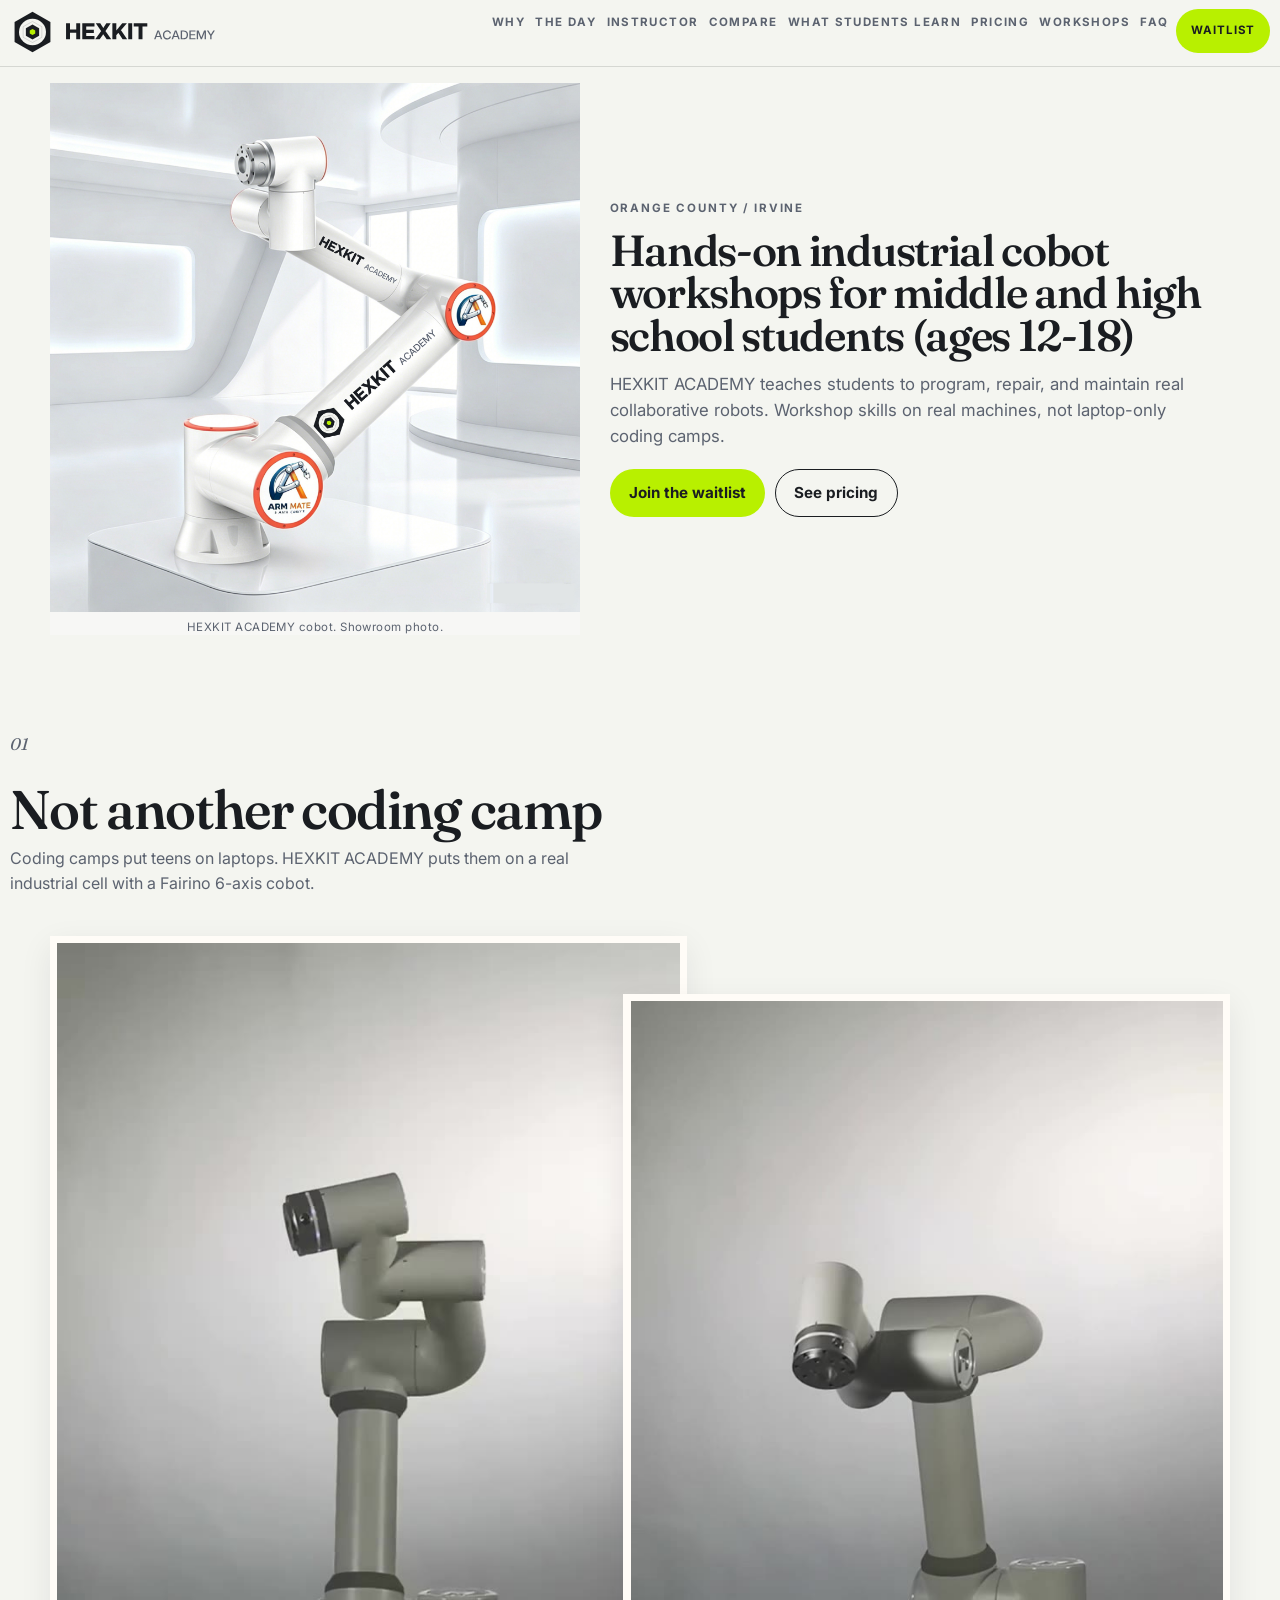
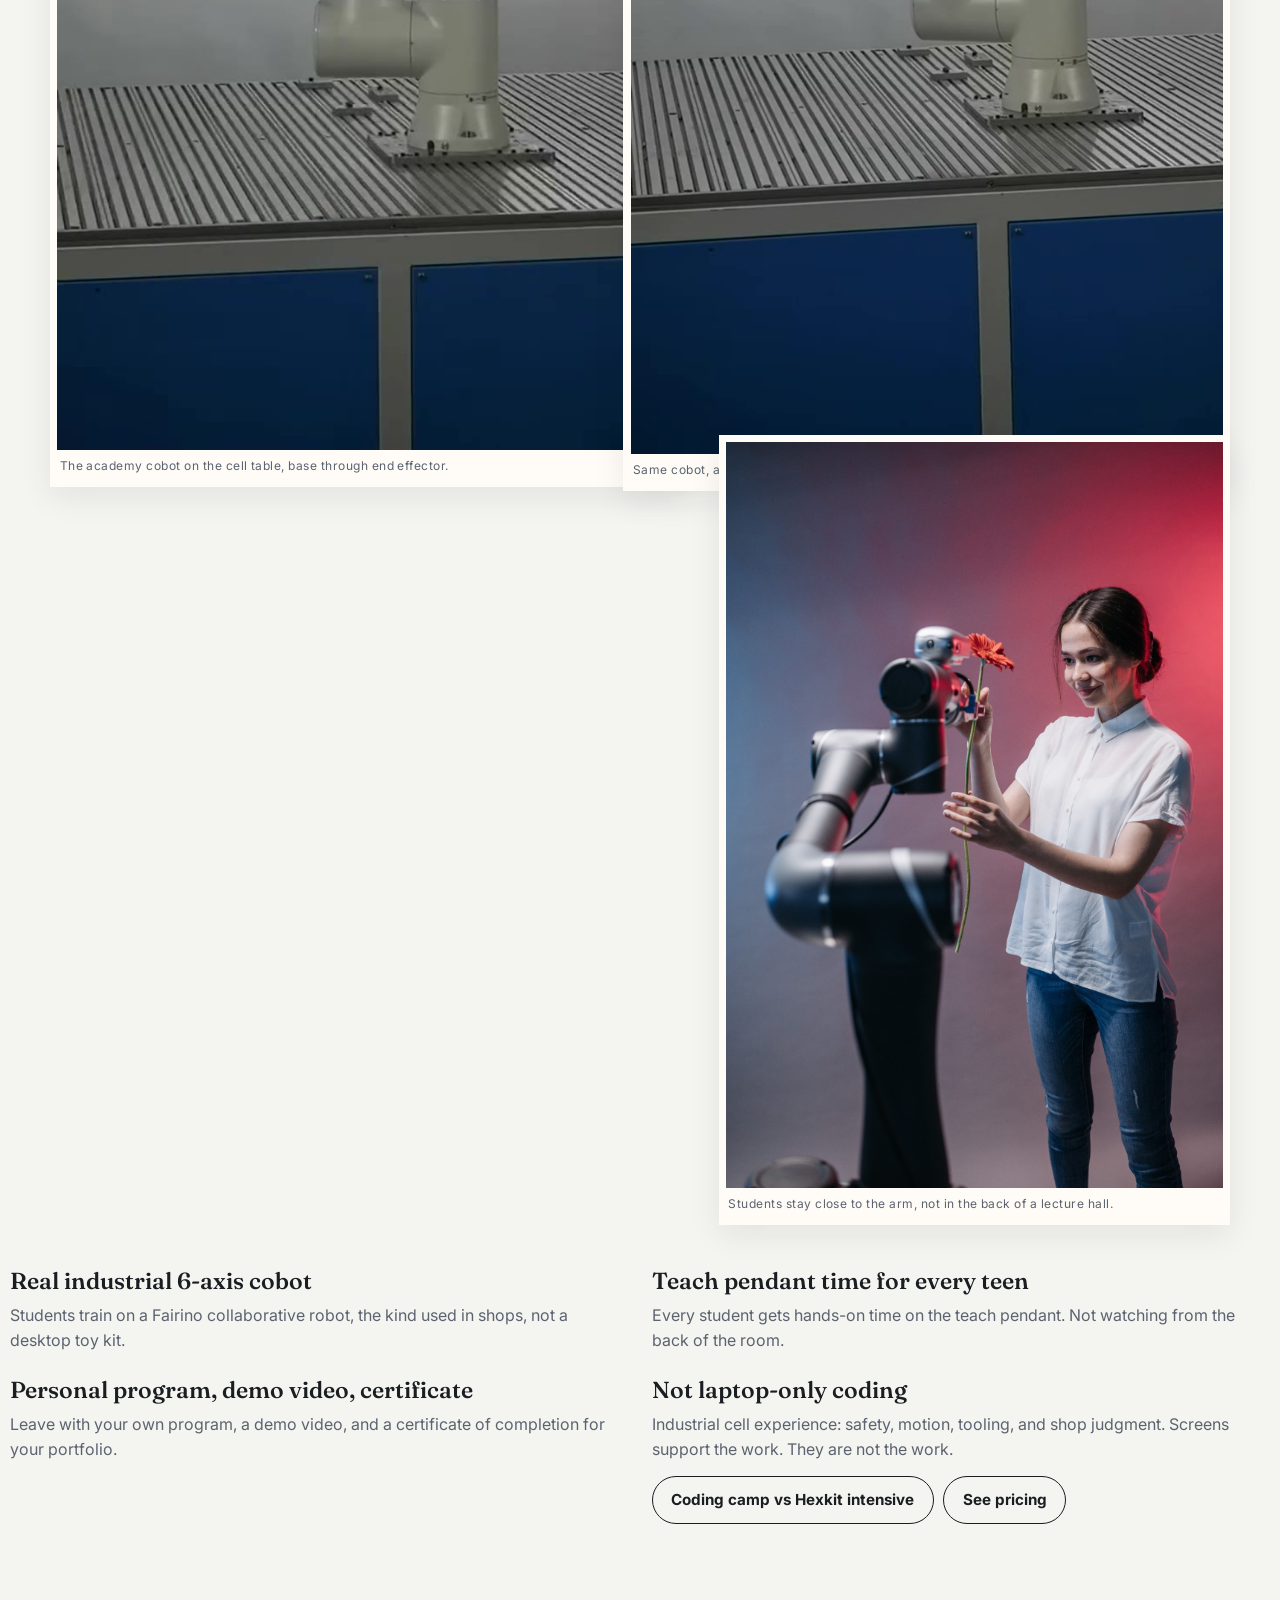
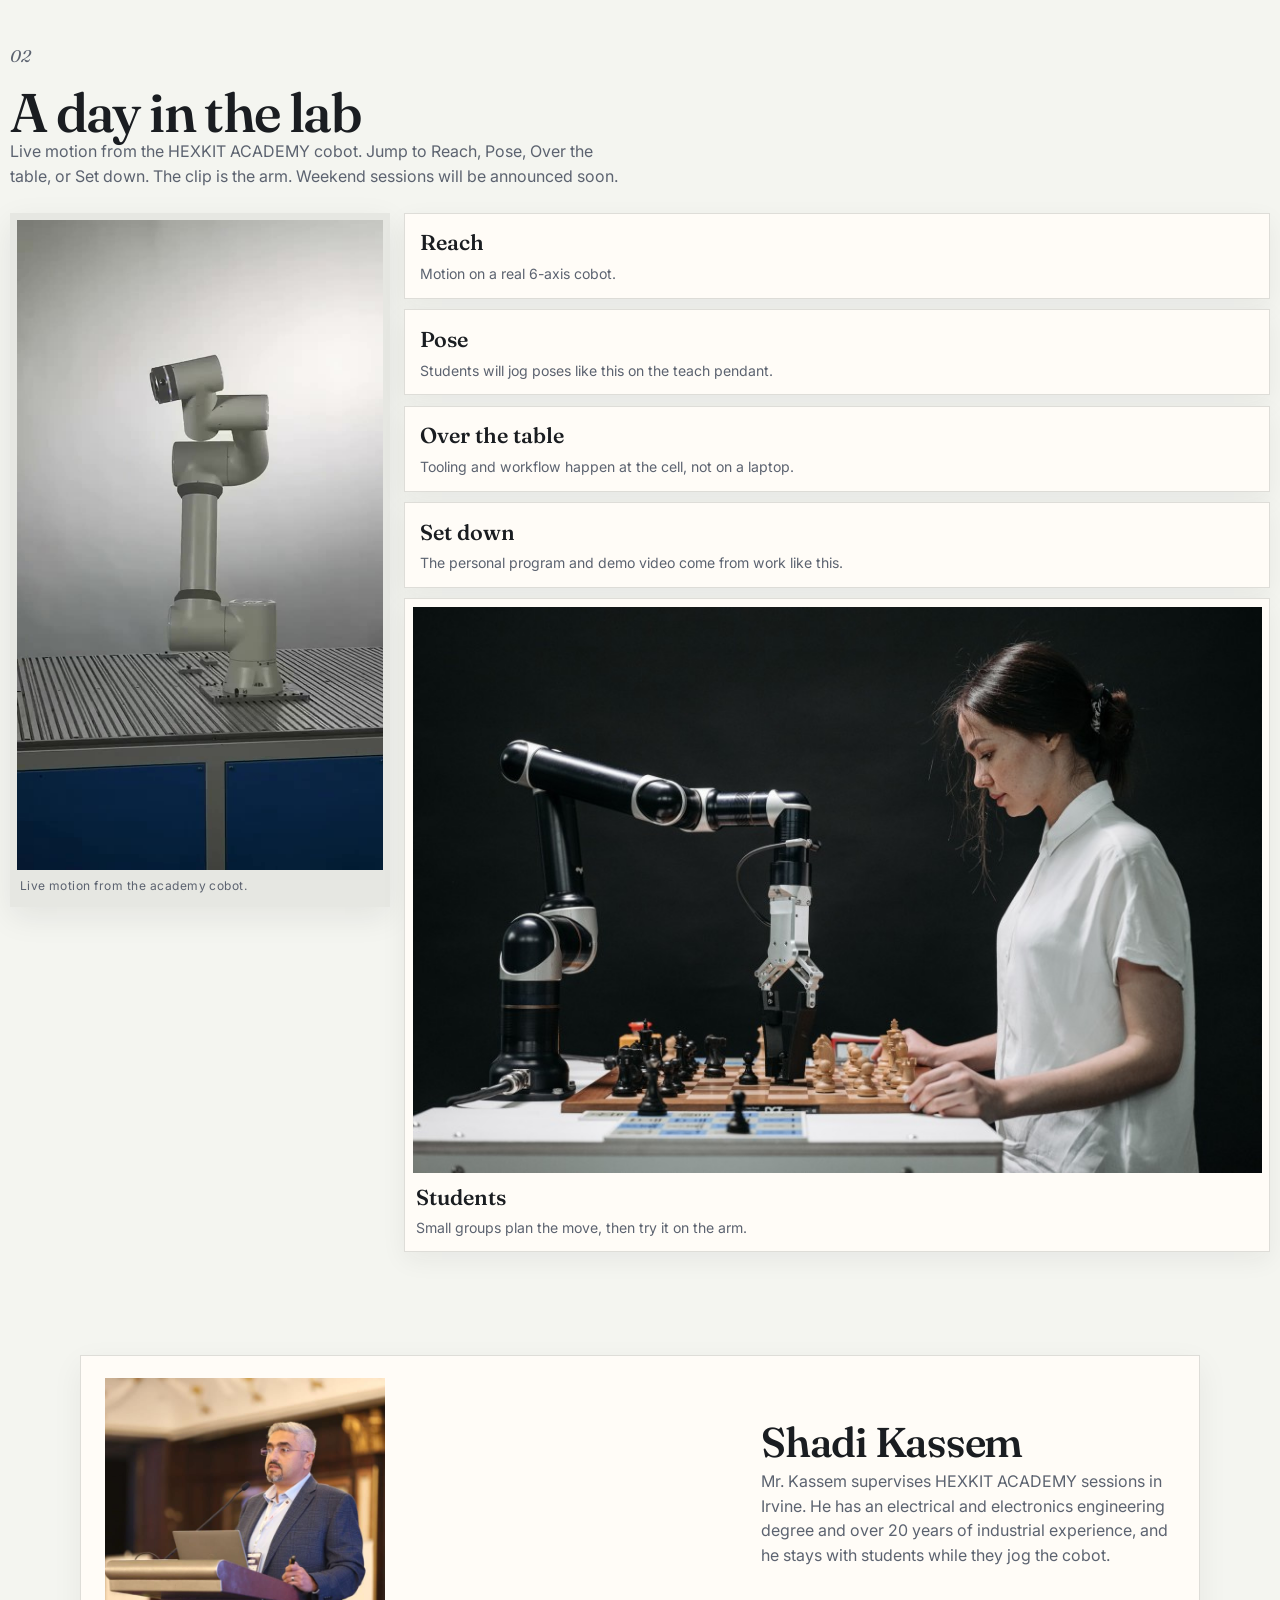
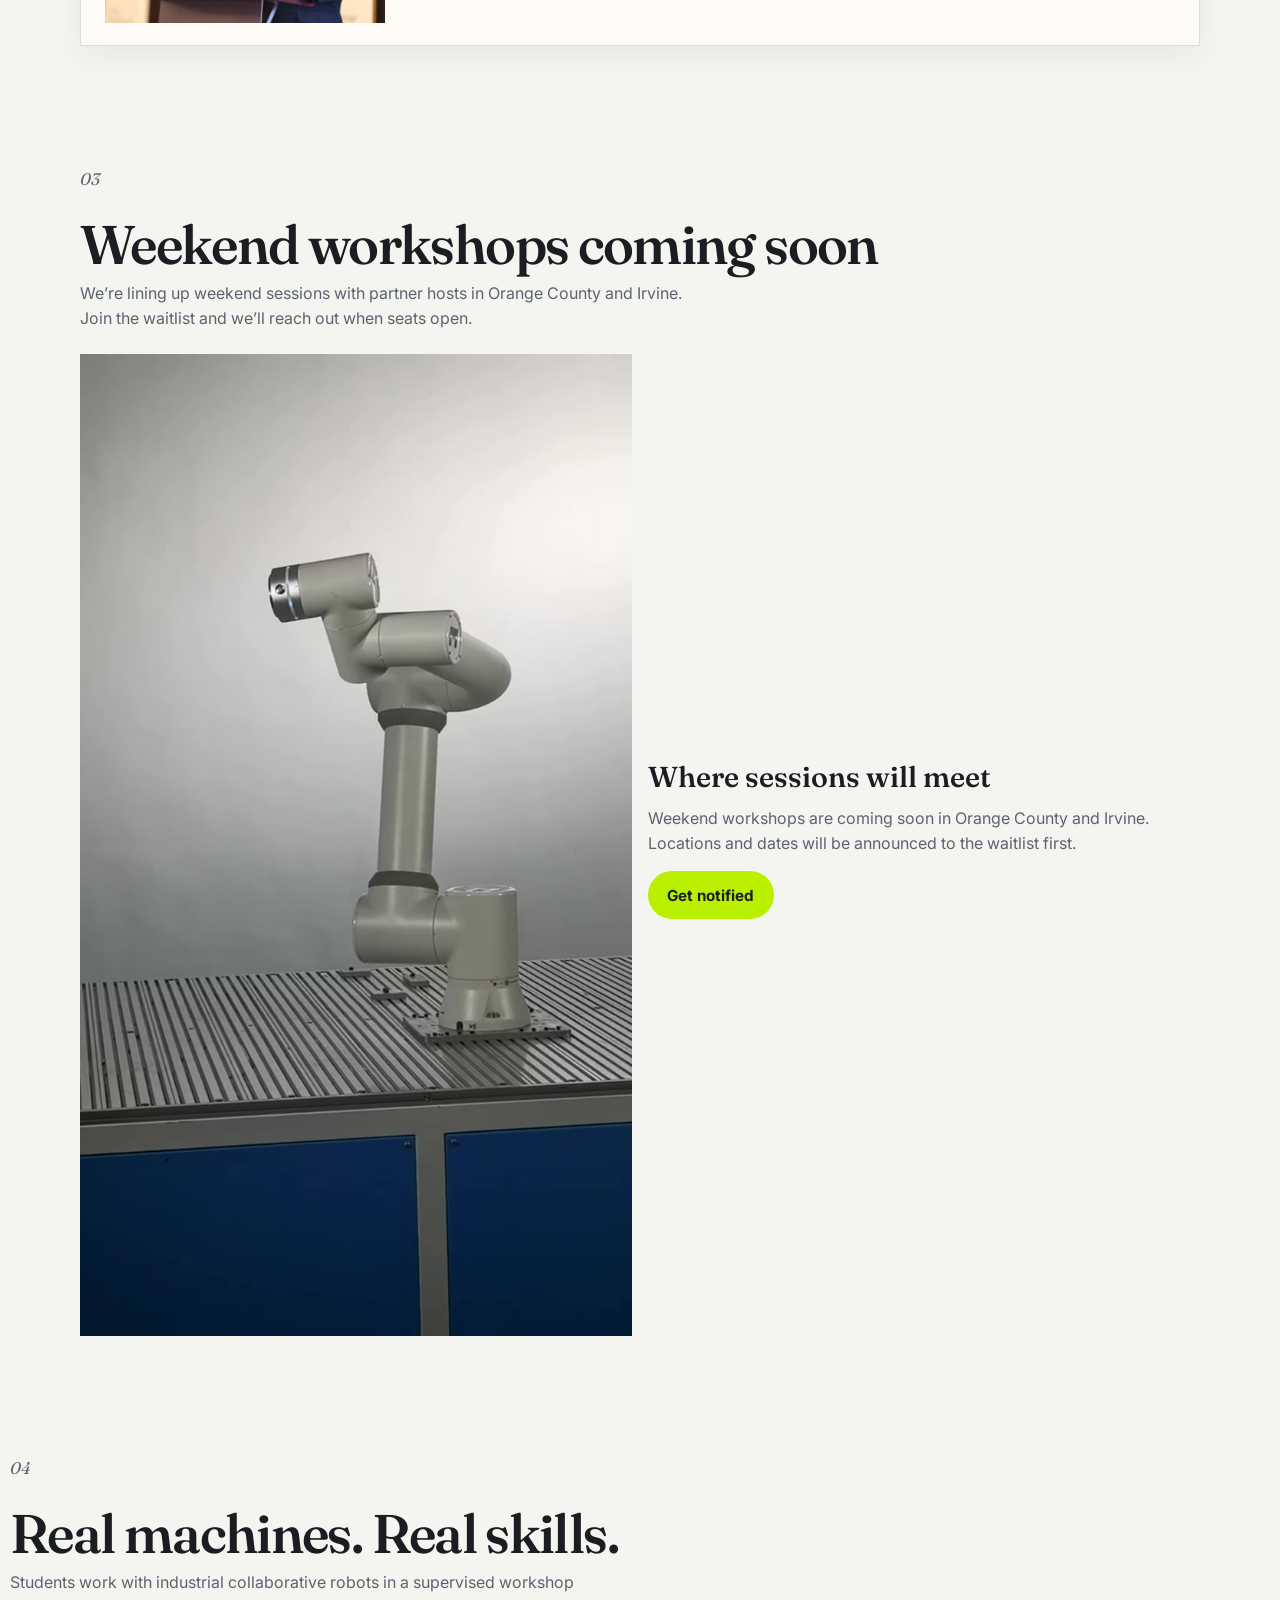
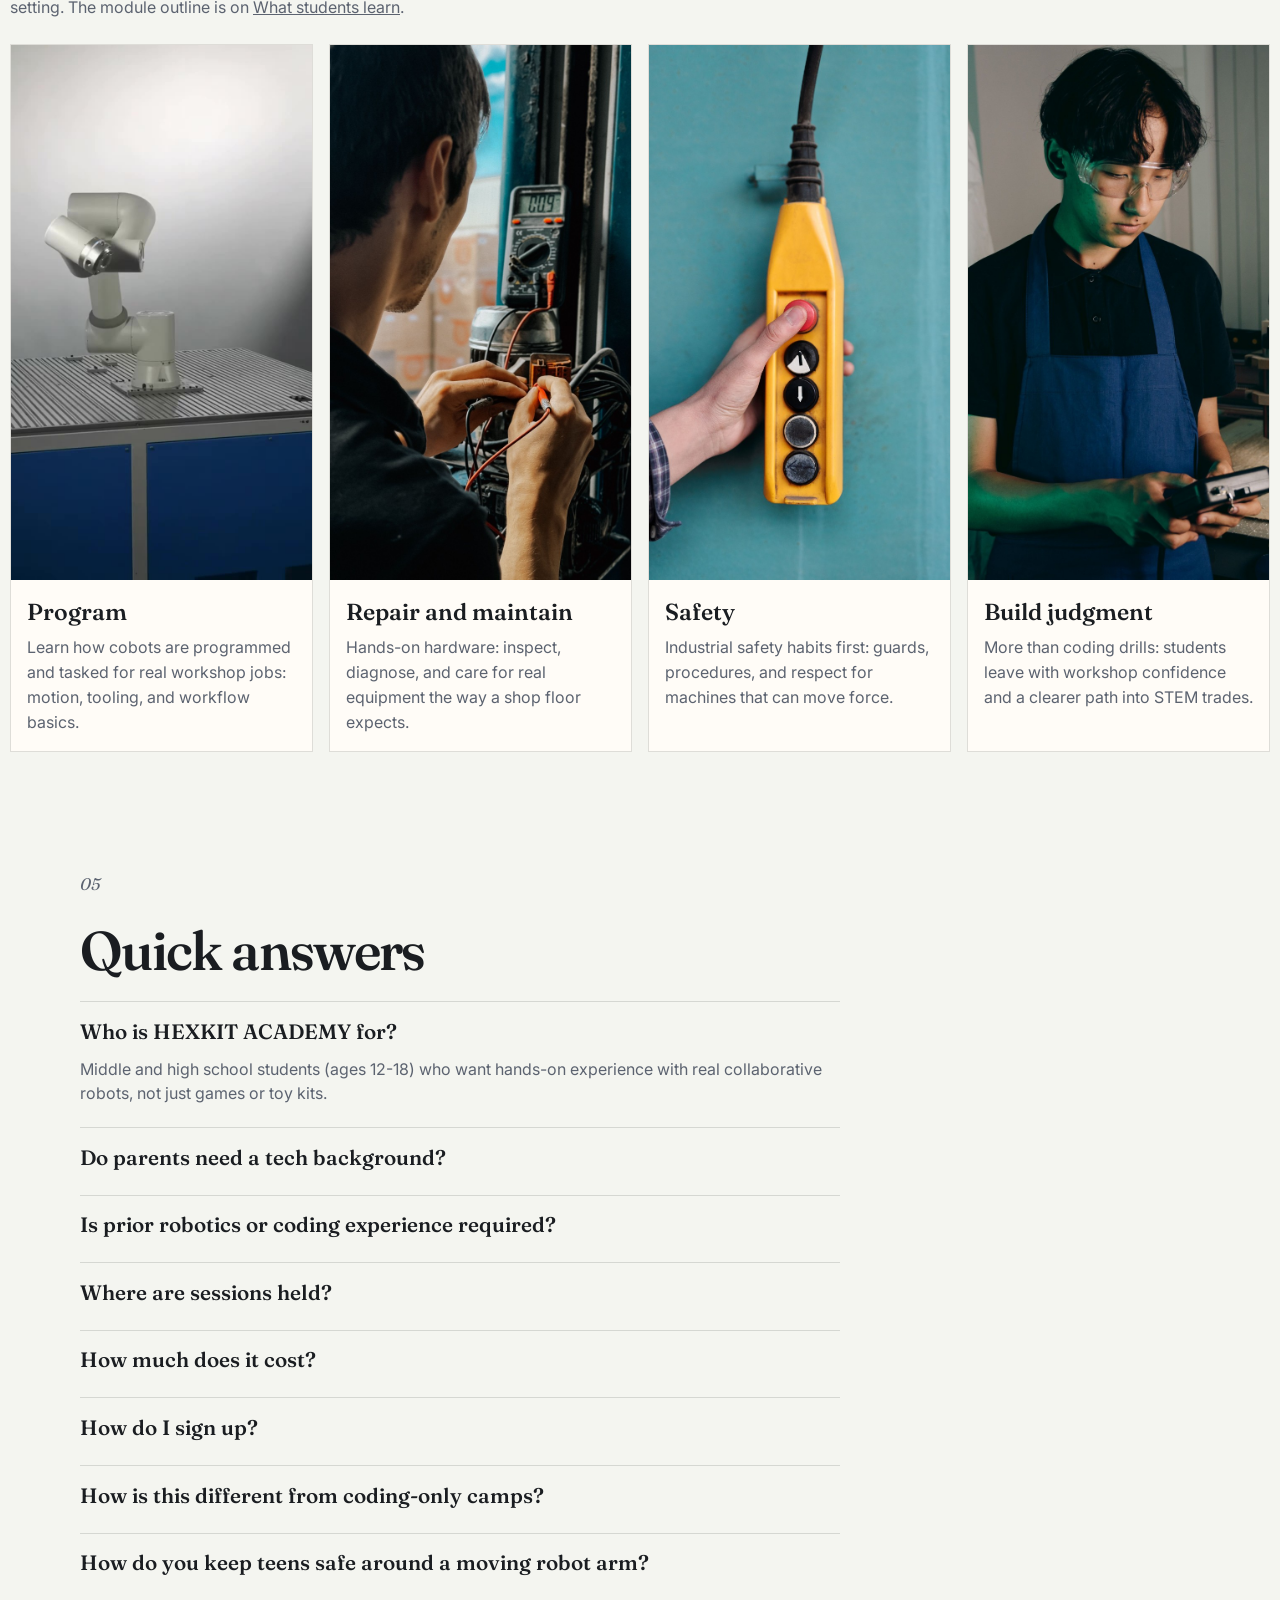
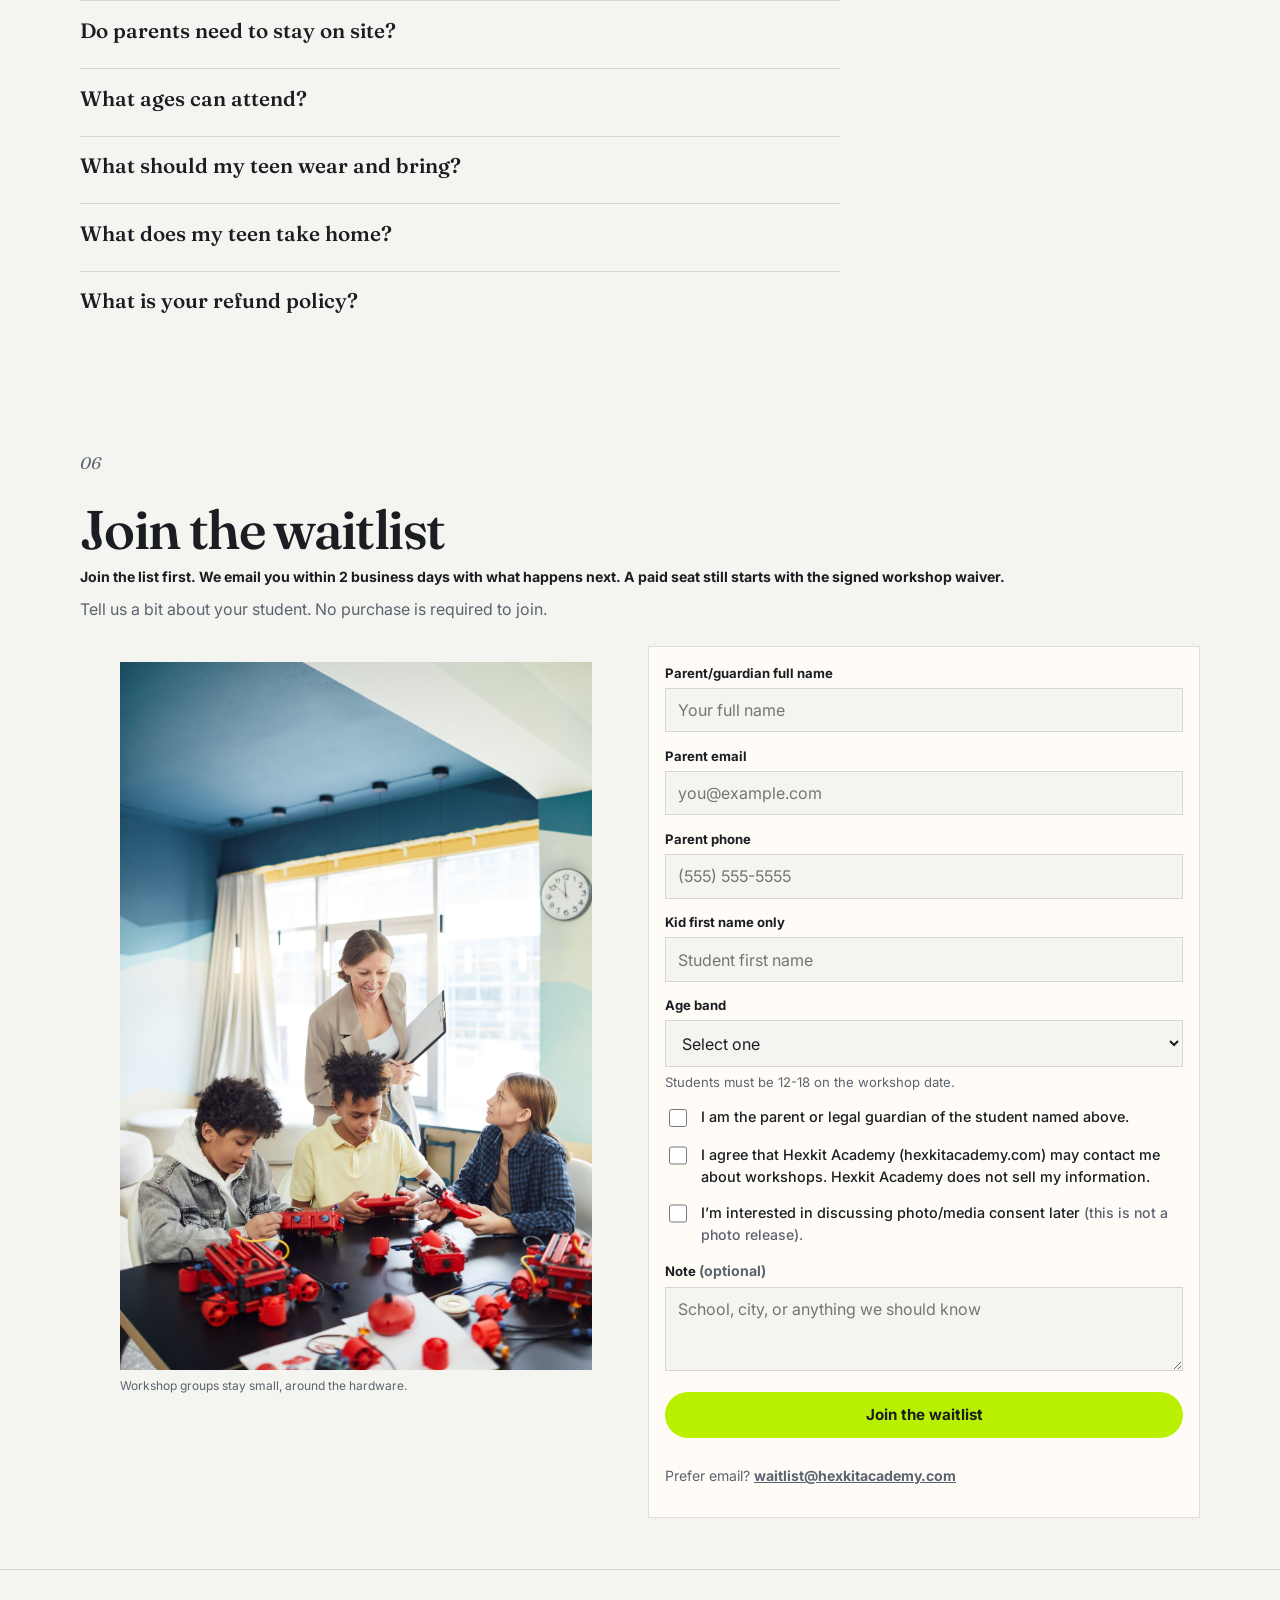
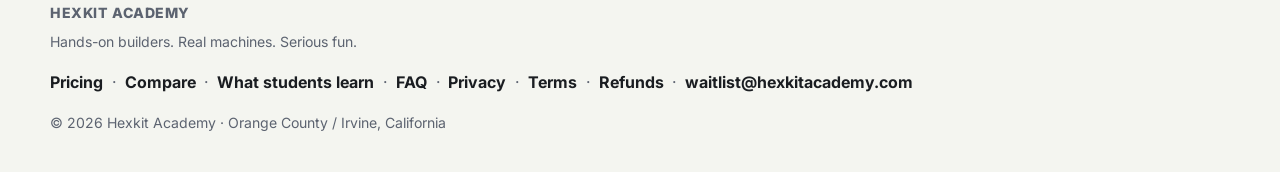
<file: index.html>
<!DOCTYPE html>
<html lang="en">
<head>
  <meta charset="utf-8" />
  <meta name="viewport" content="width=device-width, initial-scale=1" />
  <title>HEXKIT ACADEMY | Hands-on cobot workshops in OC / Irvine</title>
  <meta name="description" content="HEXKIT ACADEMY: hands-on industrial cobot workshops for middle and high school students (ages 12-18) in Orange County and Irvine. Real Fairino 6-axis cobot, teach pendant time, personal program and demo video. Soft waitlist open." />
  <meta name="theme-color" content="#1A1D21" />
  <link rel="icon" type="image/svg+xml" href="/assets/favicon-32.svg" sizes="any" />
  <link rel="icon" type="image/svg+xml" href="/assets/favicon-16.svg" sizes="16x16" />
  <link rel="apple-touch-icon" href="/assets/favicon-32.svg" />
  <link rel="canonical" href="https://www.hexkitacademy.com/" />
  <meta property="og:type" content="website" />
  <meta property="og:site_name" content="HEXKIT ACADEMY" />
  <meta property="og:url" content="https://www.hexkitacademy.com/" />
  <meta property="og:title" content="HEXKIT ACADEMY | Hands-on cobot workshops in OC / Irvine" />
  <meta property="og:description" content="HEXKIT ACADEMY: hands-on industrial cobot workshops for middle and high school students (ages 12-18) in Orange County and Irvine. Real Fairino 6-axis cobot, teach pendant time, personal program and demo video." />
  <meta property="og:image" content="https://www.hexkitacademy.com/assets/og-home.jpg" />
  <meta property="og:image:width" content="1200" />
  <meta property="og:image:height" content="630" />
  <meta name="twitter:card" content="summary_large_image" />
  <meta name="twitter:title" content="HEXKIT ACADEMY | Hands-on cobot workshops in OC / Irvine" />
  <meta name="twitter:description" content="HEXKIT ACADEMY: hands-on industrial cobot workshops for middle and high school students (ages 12-18) in Orange County and Irvine. Real Fairino 6-axis cobot, teach pendant time, personal program and demo video." />
  <meta name="twitter:image" content="https://www.hexkitacademy.com/assets/og-home.jpg" />
  <script type="application/ld+json">
  {
    "@context": "https://schema.org",
    "@type": "FAQPage",
    "mainEntity": [
      {
        "@type": "Question",
        "name": "Who is HEXKIT ACADEMY for?",
        "acceptedAnswer": {
          "@type": "Answer",
          "text": "Middle and high school students (ages 12-18) who want hands-on experience with real collaborative robots, not just games or toy kits."
        }
      },
      {
        "@type": "Question",
        "name": "Do parents need a tech background?",
        "acceptedAnswer": {
          "@type": "Answer",
          "text": "No. Sessions are supervised and structured. Parents get clear info when workshops open. You don't need to be an engineer to enroll your student."
        }
      },
      {
        "@type": "Question",
        "name": "Is prior robotics or coding experience required?",
        "acceptedAnswer": {
          "@type": "Answer",
          "text": "No. Curiosity and willingness to work with tools matter more. We'll meet students where they are."
        }
      },
      {
        "@type": "Question",
        "name": "Where are sessions held?",
        "acceptedAnswer": {
          "@type": "Answer",
          "text": "Orange County and Irvine. Exact locations will be announced with each session."
        }
      },
      {
        "@type": "Question",
        "name": "How much does it cost?",
        "acceptedAnswer": {
          "@type": "Answer",
          "text": "Course value is framed at $990. Early bird is $339, regular is $449. Second sibling: enter promo code SIBLING50 for $50 off on Stripe. Payment links are emailed only after your signed waiver is confirmed."
        }
      },
      {
        "@type": "Question",
        "name": "How do I sign up?",
        "acceptedAnswer": {
          "@type": "Answer",
          "text": "Join the waitlist. HEXKIT ACADEMY emails you within 2 business days. No payment is required to join the list. For a paid seat, complete the waiver first."
        }
      },
      {
        "@type": "Question",
        "name": "How is this different from coding-only camps?",
        "acceptedAnswer": {
          "@type": "Answer",
          "text": "We emphasize a real Fairino 6-axis cobot, teach pendant time for every teen, repair and maintenance, plus a personal program, demo video, and a certificate of completion for your portfolio. Not screen-only coding tracks."
        }
      },
      {
        "@type": "Question",
        "name": "How do you keep teens safe around a moving robot arm?",
        "acceptedAnswer": {
          "@type": "Answer",
          "text": "Safety comes before motion. Every student passes a safety gate, including the three-ways-to-stop drill, before touching the arm. The cell runs with speed and force limits, emergency stops, and marked robot envelopes. Groups are capped at 6 students, the instructor stays with them the whole time, and a parent or guardian remains on site for the session."
        }
      },
      {
        "@type": "Question",
        "name": "Do parents need to stay on site?",
        "acceptedAnswer": {
          "@type": "Answer",
          "text": "Yes. A parent or legal guardian should remain on site for the full session unless we state otherwise in writing for your session."
        }
      },
      {
        "@type": "Question",
        "name": "What ages can attend?",
        "acceptedAnswer": {
          "@type": "Answer",
          "text": "Students ages 12-18 (about grades 7-12). No prior robotics or coding experience needed. Everyone starts at the same safety gate."
        }
      },
      {
        "@type": "Question",
        "name": "What should my teen wear and bring?",
        "acceptedAnswer": {
          "@type": "Answer",
          "text": "Closed-toe shoes, hair tied back, no dangling jewelry or loose sleeves. We provide all equipment and materials. Just bring your student."
        }
      },
      {
        "@type": "Question",
        "name": "What does my teen take home?",
        "acceptedAnswer": {
          "@type": "Answer",
          "text": "Their own robot program files, a demo video of it running on the real arm, and a certificate of completion for their portfolio."
        }
      },
      {
        "@type": "Question",
        "name": "What is your refund policy?",
        "acceptedAnswer": {
          "@type": "Answer",
          "text": "Full refund if you cancel at least 14 days before the session; 50% or a free transfer 7-13 days out; inside 7 days the seat is non-refundable but transfers once to a later session free. If we cancel, you get a full refund. Details: https://www.hexkitacademy.com/refunds.html"
        }
      }
    ]
  }
  </script>
  <link rel="preconnect" href="https://fonts.googleapis.com" />
  <link rel="preconnect" href="https://fonts.gstatic.com" crossorigin />
  <link href="https://fonts.googleapis.com/css2?family=Fraunces:opsz,wght@9..144,500;9..144,620&family=Inter:wght@400;500;600;700;800&display=swap" rel="stylesheet" />
  <link rel="stylesheet" href="/assets/site.css" />
</head>
<body>
  <!--
    HEXKIT ACADEMY live homepage. Studio layout.
    Cobot hero is /assets/photos/cobot-hero.jpg (unedited, logos visible).
    Day-strip motion is /assets/video/cobot-demo.mp4.
    Student photos are free stock of teenagers in workshops. They are not HEXKIT ACADEMY class photos.
    Family price calculator is client-side only. It does not reserve a seat or take payment.
  -->
  <a class="skip-link" href="#main">Skip to content</a>
  <div class="sticky-stack">
    <header class="site-header">
      <div class="header-inner">
        <a class="logo" href="#top" aria-label="HEXKIT ACADEMY home">
          <img src="/assets/lockup-horizontal.svg" alt="HEXKIT ACADEMY" width="220" height="40" />
        </a>
        <nav class="mini-nav" aria-label="Page sections">
          <a href="#why">Why</a>
          <a href="#day">The day</a>
          <a href="#instructor">Instructor</a>
          <a href="/compare.html">Compare</a>
          <a href="/curriculum.html">What students learn</a>
          <a href="/pricing.html">Pricing</a>
          <a href="#workshops">Workshops</a>
          <a href="#faq">FAQ</a>
          <a class="btn btn-primary nav-cta" href="#waitlist">Waitlist</a>
        </nav>
      </div>
    </header>
  </div>

  <main id="main">
    <section class="hero" id="top">
      <div class="hero-media">
        <img src="/assets/photos/cobot-hero.jpg" alt="HEXKIT ACADEMY cobot, a white collaborative arm in a white showroom." width="1920" height="1920" />
        <p class="hero-caption">HEXKIT ACADEMY cobot. Showroom photo.</p>
      </div>
      <div class="hero-copy">
        <p class="kicker">Orange County / Irvine</p>
        <h1>Hands-on industrial cobot workshops for middle and high school students (ages 12-18)</h1>
        <p class="lede">HEXKIT ACADEMY teaches students to program, repair, and maintain real collaborative robots. Workshop skills on real machines, not laptop-only coding camps.</p>
        <div class="hero-ctas">
          <a class="btn btn-primary" href="#waitlist">Join the waitlist</a>
          <a class="btn btn-secondary" href="/pricing.html">See pricing</a>
        </div>
      </div>
    </section>

    <section class="section" id="why">
      <div class="wrap-wide">
        <div class="section-head">
          <p class="index-no">01</p>
          <h2>Not another coding camp</h2>
          <p class="intro">Coding camps put teens on laptops. HEXKIT ACADEMY puts them on a real industrial cell with a Fairino 6-axis cobot.</p>
        </div>
        <div class="mosaic">
          <figure class="frame frame-a">
            <img class="fit-robot" src="/assets/photos/frame-01.jpg" alt="HEXKIT ACADEMY cobot standing on a grooved metal table, full arm from base to end effector." width="720" height="1280" />
            <figcaption>The academy cobot on the cell table, base through end effector.</figcaption>
          </figure>
          <figure class="frame frame-b">
            <img class="fit-robot" src="/assets/photos/frame-03.jpg" alt="HEXKIT ACADEMY cobot with the arm folded, full arm in frame." width="720" height="1280" />
            <figcaption>Same cobot, another pose from the demo.</figcaption>
          </figure>
          <figure class="frame frame-c">
            <img src="/assets/photos/pexels-pavel-danilyuk-8438968.jpg" alt="A young person standing beside a collaborative robot arm that holds a flower." width="1335" height="2000" />
            <figcaption>Students stay close to the arm, not in the back of a lecture hall.</figcaption>
          </figure>
        </div>
        <div class="why-copy">
          <article>
            <h3>Real industrial 6-axis cobot</h3>
            <p>Students train on a Fairino collaborative robot, the kind used in shops, not a desktop toy kit.</p>
          </article>
          <article>
            <h3>Teach pendant time for every teen</h3>
            <p>Every student gets hands-on time on the teach pendant. Not watching from the back of the room.</p>
          </article>
          <article>
            <h3>Personal program, demo video, certificate</h3>
            <p>Leave with your own program, a demo video, and a certificate of completion for your portfolio.</p>
          </article>
          <article>
            <h3>Not laptop-only coding</h3>
            <p>Industrial cell experience: safety, motion, tooling, and shop judgment. Screens support the work. They are not the work.</p>
            <p class="compare-jump"><a class="btn btn-ghost" href="/compare.html">Coding camp vs Hexkit intensive</a> <a class="btn btn-ghost" href="/pricing.html">See pricing</a></p>
          </article>
        </div>
      </div>
    </section>

    <section class="section" id="day">
      <div class="wrap-wide">
        <div class="section-head day-head">
          <div>
            <p class="index-no">02</p>
            <h2>A day in the lab</h2>
            <p class="intro">Live motion from the HEXKIT ACADEMY cobot. Jump to Reach, Pose, Over the table, or Set down. The clip is the arm. Weekend sessions will be announced soon.</p>
          </div>
        </div>
        <div class="motion">
          <figure class="motion-player">
            <video
              id="cobot-motion"
              src="/assets/video/cobot-demo.mp4"
              poster="/assets/photos/frame-01.jpg"
              muted
              loop
              playsinline
              autoplay
              preload="metadata"
              aria-label="Live motion of the HEXKIT ACADEMY cobot, base through end effector"
            ></video>
            <figcaption>Live motion from the academy cobot.</figcaption>
          </figure>
          <div class="chapter-list" role="list" aria-label="Moments in the cobot demo">
            <button class="chapter" type="button" data-seek="3" aria-pressed="false">
              <strong>Reach</strong>
              <span>Motion on a real 6-axis cobot.</span>
            </button>
            <button class="chapter" type="button" data-seek="0.4" aria-pressed="false">
              <strong>Pose</strong>
              <span>Students will jog poses like this on the teach pendant.</span>
            </button>
            <button class="chapter" type="button" data-seek="8" aria-pressed="false">
              <strong>Over the table</strong>
              <span>Tooling and workflow happen at the cell, not on a laptop.</span>
            </button>
            <button class="chapter" type="button" data-seek="14" aria-pressed="false">
              <strong>Set down</strong>
              <span>The personal program and demo video come from work like this.</span>
            </button>
            <figure class="chapter chapter-students" role="listitem">
              <img src="/assets/photos/pexels-pavel-danilyuk-84389581.jpg" alt="A young person at a table with a robot arm over a chessboard." width="890" height="594" />
              <figcaption><strong>Students</strong><span>Small groups plan the move, then try it on the arm.</span></figcaption>
            </figure>
          </div>
        </div>
      </div>
    </section>

    <section class="section" id="instructor">
      <div class="wrap">
        <div class="instructor">
          <img class="instructor-photo" src="/assets/photos/shadi-ali-kassem.jpg" alt="Shadi Kassem speaking at a podium." width="640" height="560" />
          <div>
            <h2>Shadi Kassem</h2>
            <p>Mr. Kassem supervises HEXKIT ACADEMY sessions in Irvine. He has an electrical and electronics engineering degree and over 20 years of industrial experience, and he stays with students while they jog the cobot.</p>
          </div>
        </div>
      </div>
    </section>

    <section class="section" id="workshops">
      <div class="wrap">
        <div class="section-head">
          <p class="index-no">03</p>
          <h2>Weekend workshops coming soon</h2>
          <p class="intro">We’re lining up weekend sessions with partner hosts in Orange County and Irvine. Join the waitlist and we’ll reach out when seats open.</p>
        </div>
        <div class="partner">
          <img class="fit-robot" src="/assets/photos/frame-04.jpg" alt="HEXKIT ACADEMY cobot from the demo, full arm in frame." width="720" height="1280" />
          <div>
            <h3 style="font-family:var(--serif);font-weight:560;font-size:1.8rem;margin:0 0 0.4rem">Where sessions will meet</h3>
            <p class="intro">Weekend workshops are coming soon in Orange County and Irvine. Locations and dates will be announced to the waitlist first.</p>
            <p><a class="btn btn-primary" href="#waitlist">Get notified</a></p>
          </div>
        </div>
      </div>
    </section>

    <section class="section" id="curriculum">
      <div class="wrap-wide">
        <div class="section-head">
          <p class="index-no">04</p>
          <h2>Real machines. Real skills.</h2>
          <p class="intro">Students work with industrial collaborative robots in a supervised workshop setting. The module outline is on <a href="/curriculum.html">What students learn</a>.</p>
        </div>
        <div class="curr-grid">
          <article>
            <img class="fit-robot" src="/assets/photos/frame-06.jpg" alt="HEXKIT ACADEMY cobot, full arm in frame, the machine students program." width="720" height="1280" />
            <div>
              <h3>Program</h3>
              <p>Learn how cobots are programmed and tasked for real workshop jobs: motion, tooling, and workflow basics.</p>
            </div>
          </article>
          <article>
            <img src="/assets/photos/pexels-bulat843-1243575272-335318301.jpg" alt="Hands testing a motor circuit with a digital meter." width="720" height="1279" />
            <div>
              <h3>Repair and maintain</h3>
              <p>Hands-on hardware: inspect, diagnose, and care for real equipment the way a shop floor expects.</p>
            </div>
          </article>
          <article>
            <img src="/assets/photos/pexels-tiger-lily-44876751.jpg" alt="A hand pressing the stop button on an industrial control pendant." width="853" height="1279" />
            <div>
              <h3>Safety</h3>
              <p>Industrial safety habits first: guards, procedures, and respect for machines that can move force.</p>
            </div>
          </article>
          <article>
            <img src="/assets/photos/pexels-mikhail-nilov-92422111.jpg" alt="A student in safety glasses running a workshop machine from a handheld control." width="850" height="1278" />
            <div>
              <h3>Build judgment</h3>
              <p>More than coding drills: students leave with workshop confidence and a clearer path into STEM trades.</p>
            </div>
          </article>
        </div>
      </div>
    </section>

    <section class="section" id="faq">
      <div class="wrap">
        <div class="section-head">
          <p class="index-no">05</p>
          <h2>Quick answers</h2>
        </div>
        <div class="faq-list">
          <details open>
            <summary>Who is HEXKIT ACADEMY for?</summary>
            <p>Middle and high school students (ages 12-18) who want hands-on experience with real collaborative robots, not just games or toy kits.</p>
          </details>
          <details>
            <summary>Do parents need a tech background?</summary>
            <p>No. Sessions are supervised and structured. Parents get clear info when workshops open. You don’t need to be an engineer to enroll your student.</p>
          </details>
          <details>
            <summary>Is prior robotics or coding experience required?</summary>
            <p>No. Curiosity and willingness to work with tools matter more. We’ll meet students where they are.</p>
          </details>
          <details>
            <summary>Where are sessions held?</summary>
            <p>Orange County and Irvine. Exact locations will be announced with each session.</p>
          </details>
          <details>
            <summary>How much does it cost?</summary>
            <p>Course value is framed at $990. Early bird is $339, regular is $449. Second sibling: enter promo code <strong>SIBLING50</strong> for $50 off on Stripe. Payment links are emailed only after your signed waiver is confirmed. <a href="/pricing.html">See the full pricing page</a>.</p>
          </details>
          <details>
            <summary>How do I sign up?</summary>
            <p>Join the waitlist below. We email you within 2 business days. No payment is required to join the list. For a paid seat, complete the waiver first.</p>
          </details>
          <details>
            <summary>How is this different from coding-only camps?</summary>
            <p>We emphasize a real Fairino 6-axis cobot, teach pendant time for every teen, repair and maintenance, plus a personal program, demo video, and a certificate of completion for your portfolio. Not screen-only coding tracks.</p>
          </details>
          <details>
            <summary>How do you keep teens safe around a moving robot arm?</summary>
            <p>Safety comes before motion. Every student passes a safety gate, including the three-ways-to-stop drill, before touching the arm. The cell runs with speed and force limits, emergency stops, and marked robot envelopes. Groups are capped at 6 students, the instructor stays with them the whole time, and a parent or guardian remains on site for the session.</p>
          </details>
          <details>
            <summary>Do parents need to stay on site?</summary>
            <p>Yes. A parent or legal guardian should remain on site for the full session unless we state otherwise in writing for your session.</p>
          </details>
          <details>
            <summary>What ages can attend?</summary>
            <p>Students ages 12-18 (about grades 7-12). No prior robotics or coding experience needed. Everyone starts at the same safety gate.</p>
          </details>
          <details>
            <summary>What should my teen wear and bring?</summary>
            <p>Closed-toe shoes, hair tied back, no dangling jewelry or loose sleeves. We provide all equipment and materials. Just bring your student.</p>
          </details>
          <details>
            <summary>What does my teen take home?</summary>
            <p>Their own robot program files, a demo video of it running on the real arm, and a certificate of completion for their portfolio.</p>
          </details>
          <details>
            <summary>What is your refund policy?</summary>
            <p>Full refund if you cancel at least 14 days before the session; 50% or a free transfer 7-13 days out; inside 7 days the seat is non-refundable but transfers once to a later session free. If we cancel, you get a full refund. Details: <a href="/refunds.html">Refund policy</a>.</p>
          </details>
        </div>
      </div>
    </section>

    <section class="section" id="waitlist">
      <div class="wrap">
        <div class="section-head">
          <p class="index-no">06</p>
          <h2>Join the waitlist</h2>
          <p class="form-note">Join the list first. We email you within 2 business days with what happens next. A paid seat still starts with the signed workshop waiver.</p>
          <p class="intro">Tell us a bit about your student. No purchase is required to join.</p>
        </div>
        <div class="waitlist-grid">
          <figure class="waitlist-photo">
            <img src="/assets/photos/pexels-vanessa-loring-7869090.jpg" alt="A teacher and three teenagers working with small robot kits at a table." width="1333" height="2000" />
            <figcaption>Workshop groups stay small, around the hardware.</figcaption>
          </figure>
          <!-- Waitlist posts to Formspree form xljddqyd -->
          <form action="https://formspree.io/f/xljddqyd" method="POST">
            <div>
              <label for="parent-name">Parent/guardian full name</label>
              <input id="parent-name" name="parent_name" type="text" autocomplete="name" required placeholder="Your full name" />
            </div>
            <div>
              <label for="parent-email">Parent email</label>
              <input id="parent-email" name="parent_email" type="email" autocomplete="email" required placeholder="you@example.com" />
            </div>
            <div>
              <label for="parent-phone">Parent phone</label>
              <input id="parent-phone" name="parent_phone" type="tel" autocomplete="tel" required placeholder="(555) 555-5555" />
            </div>
            <div>
              <label for="kid-first-name">Kid first name only</label>
              <input id="kid-first-name" name="kid_first_name" type="text" autocomplete="given-name" required placeholder="Student first name" />
            </div>
            <div>
              <label for="age-band">Age band</label>
              <select id="age-band" name="age_band" required aria-describedby="age-band-help">
                <option value="" disabled selected>Select one</option>
                <option value="middle-school">Middle school</option>
                <option value="high-school">High school</option>
              </select>
              <p class="field-help" id="age-band-help">Students must be 12-18 on the workshop date.</p>
            </div>
            <div class="check">
              <input id="guardian-confirmation" name="guardian_confirmation" type="checkbox" value="yes" required />
              <label for="guardian-confirmation">I am the parent or legal guardian of the student named above.</label>
            </div>
            <div class="check">
              <input id="contact-consent" name="contact_consent" type="checkbox" value="yes" required />
              <label for="contact-consent">I agree that Hexkit Academy (hexkitacademy.com) may contact me about workshops. Hexkit Academy does not sell my information.</label>
            </div>
            <div class="check">
              <input id="media-interest" name="media_conversation_interest" type="checkbox" value="yes" />
              <label for="media-interest">I’m interested in discussing photo/media consent later <span class="optional">(this is not a photo release).</span></label>
            </div>
            <div>
              <label for="note">Note <span class="optional">(optional)</span></label>
              <textarea id="note" name="note" rows="3" placeholder="School, city, or anything we should know"></textarea>
            </div>
            <input type="hidden" name="_subject" value="New HEXKIT waitlist signup" />
            <input type="hidden" name="_next" value="https://www.hexkitacademy.com/thanks.html" />
            <button class="btn btn-primary btn-block" type="submit">Join the waitlist</button>
            <p class="mailto">Prefer email? <a href="mailto:waitlist@hexkitacademy.com?subject=HEXKIT%20ACADEMY%20waitlist">waitlist@hexkitacademy.com</a></p>
          </form>
        </div>
      </div>
    </section>
  </main>

  <footer class="site-footer">
    <div class="footer-inner">
      <p class="footer-brand">HEXKIT ACADEMY</p>
      <p class="footer-tag">Hands-on builders. Real machines. Serious fun.</p>
      <nav class="footer-nav" aria-label="Footer">
        <a href="/pricing.html">Pricing</a>
        <a href="/compare.html">Compare</a>
        <a href="/curriculum.html">What students learn</a>
        <a href="/#faq">FAQ</a>
        <a href="/privacy.html">Privacy</a>
        <a href="/terms.html">Terms</a>
        <a href="/refunds.html">Refunds</a>
        <a href="mailto:waitlist@hexkitacademy.com">waitlist@hexkitacademy.com</a>
      </nav>
      <p class="footer-fine">© 2026 Hexkit Academy · Orange County / Irvine, California</p>
      <!-- OWNER TODO: add legal entity name (e.g. "Operated by ___ LLC") once confirmed -->
    </div>
  </footer>
  <div class="sticky-cta" id="sticky-cta" hidden>
    <a class="btn btn-primary" href="#waitlist">Join the waitlist</a>
    <button class="sticky-cta-close" type="button" aria-label="Dismiss waitlist bar">×</button>
  </div>
  <script src="/assets/site.js"></script>
</body>
</html>
</file>
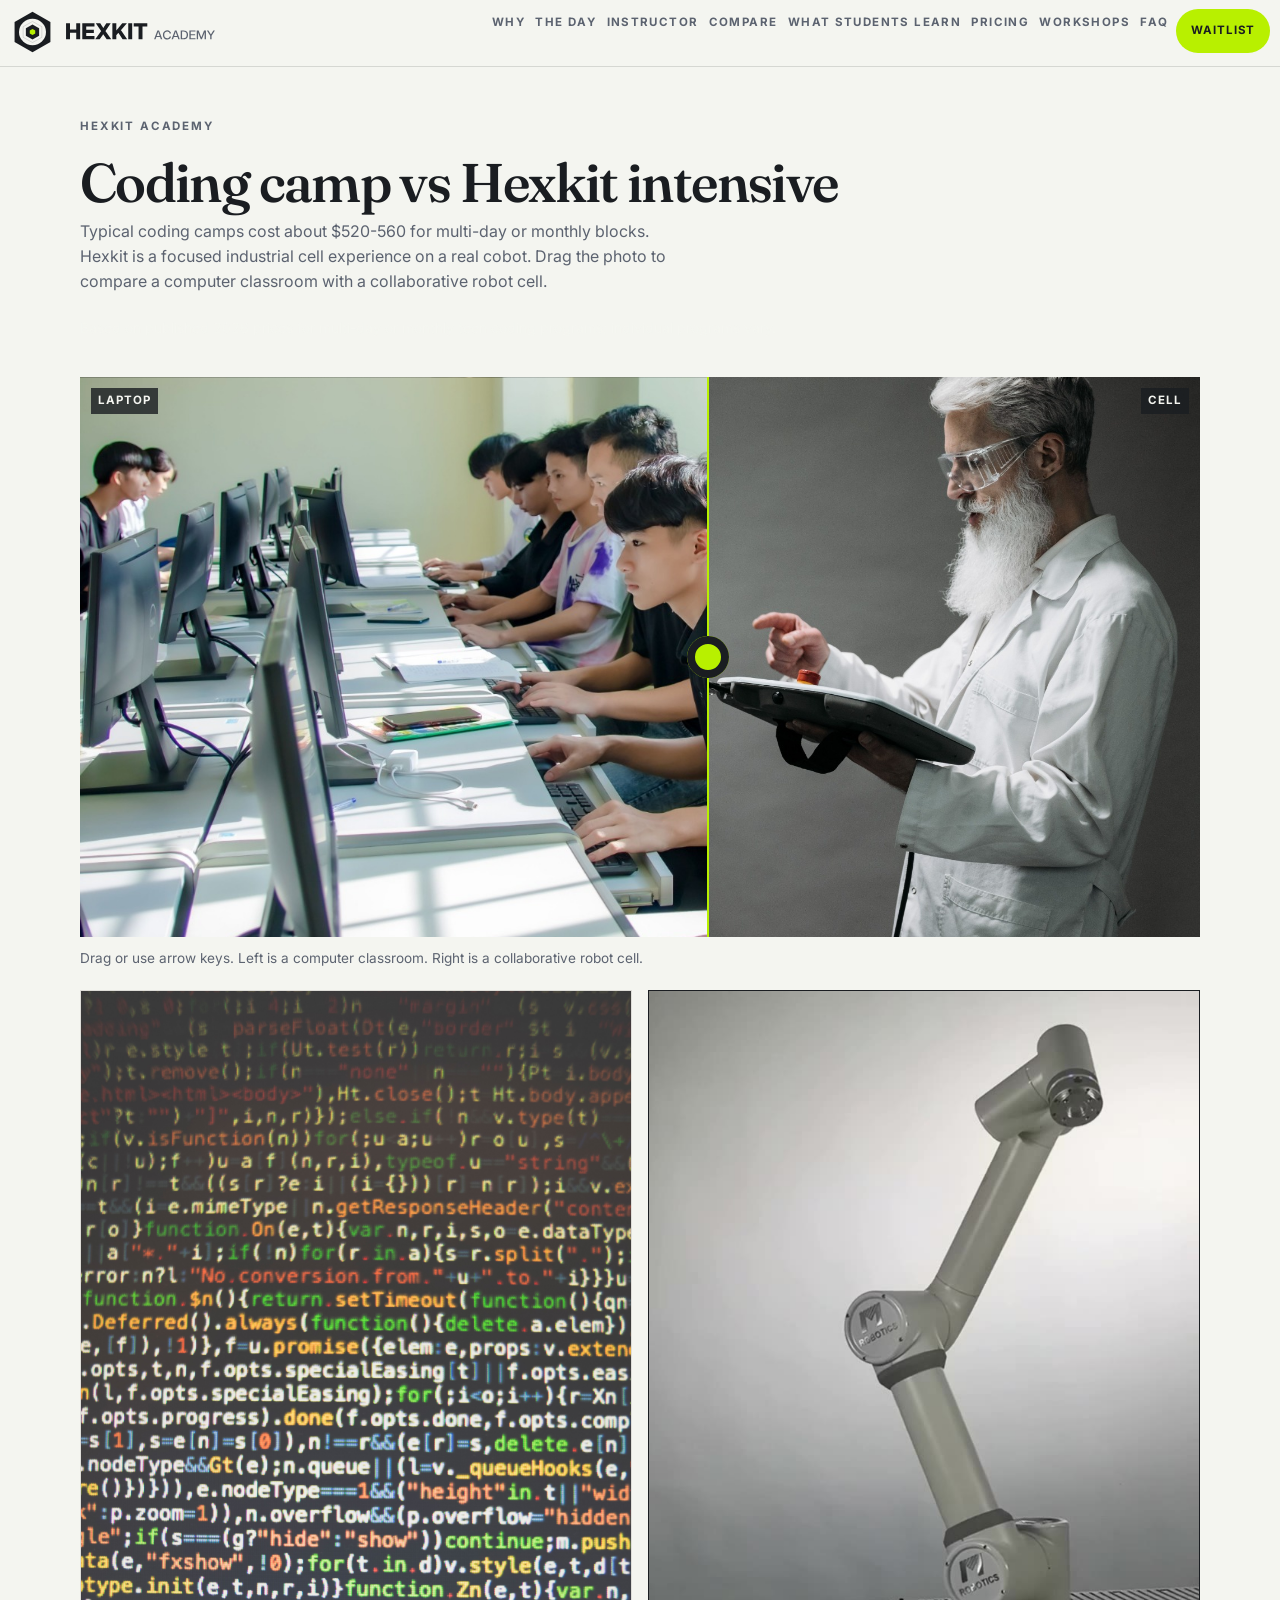
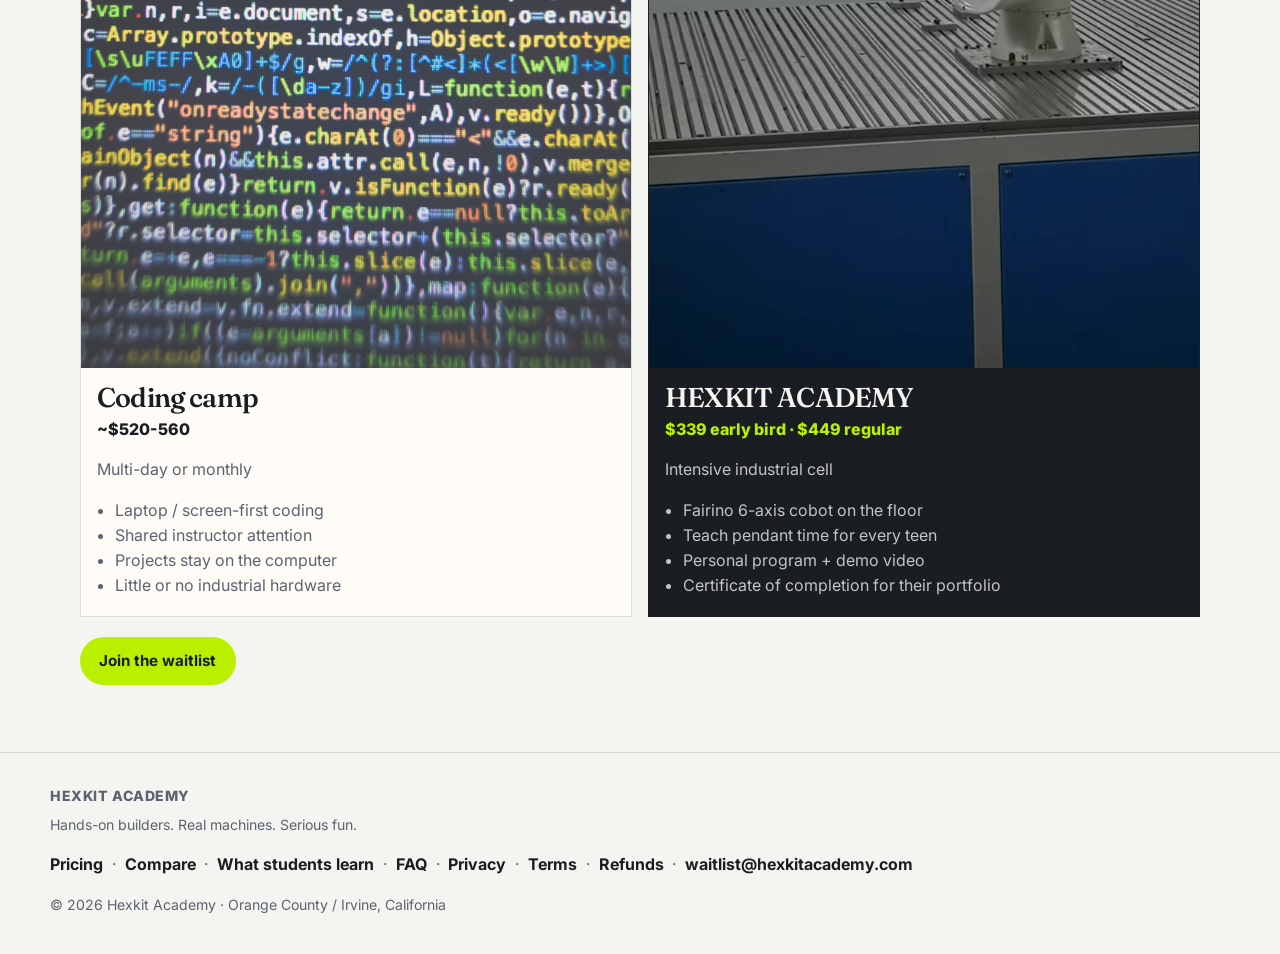
<file: compare.html>
<!DOCTYPE html>
<html lang="en">
<head>
  <meta charset="utf-8" />
  <meta name="viewport" content="width=device-width, initial-scale=1" />
  <title>HEXKIT ACADEMY | Coding camp vs Hexkit intensive</title>
  <meta name="description" content="Compare a typical coding camp with a HEXKIT ACADEMY industrial cobot intensive. Laptop work versus time on a real collaborative robot cell." />
  <meta name="theme-color" content="#1A1D21" />
  <link rel="icon" type="image/svg+xml" href="/assets/favicon-32.svg" sizes="any" />
  <link rel="icon" type="image/svg+xml" href="/assets/favicon-16.svg" sizes="16x16" />
  <link rel="apple-touch-icon" href="/assets/favicon-32.svg" />
  <link rel="canonical" href="https://www.hexkitacademy.com/compare.html" />
  <meta property="og:type" content="website" />
  <meta property="og:site_name" content="HEXKIT ACADEMY" />
  <meta property="og:url" content="https://www.hexkitacademy.com/compare.html" />
  <meta property="og:title" content="HEXKIT ACADEMY | Coding camp vs Hexkit intensive" />
  <meta property="og:description" content="Compare a typical coding camp with a HEXKIT ACADEMY industrial cobot intensive." />
  <meta property="og:image" content="https://www.hexkitacademy.com/assets/og-home.jpg" />
  <meta property="og:image:width" content="1200" />
  <meta property="og:image:height" content="630" />
  <meta name="twitter:card" content="summary_large_image" />
  <meta name="twitter:title" content="HEXKIT ACADEMY | Coding camp vs Hexkit intensive" />
  <meta name="twitter:description" content="Compare a typical coding camp with a HEXKIT ACADEMY industrial cobot intensive." />
  <meta name="twitter:image" content="https://www.hexkitacademy.com/assets/og-home.jpg" />
  <link rel="preconnect" href="https://fonts.googleapis.com" />
  <link rel="preconnect" href="https://fonts.gstatic.com" crossorigin />
  <link href="https://fonts.googleapis.com/css2?family=Fraunces:opsz,wght@9..144,500;9..144,620&family=Inter:wght@400;500;600;700;800&display=swap" rel="stylesheet" />
  <link rel="stylesheet" href="/assets/site.css" />
</head>
<body>
  <a class="skip-link" href="#main">Skip to content</a>
  <div class="sticky-stack">
    <header class="site-header">
      <div class="header-inner">
        <a class="logo" href="/" aria-label="HEXKIT ACADEMY home">
          <img src="/assets/lockup-horizontal.svg" alt="HEXKIT ACADEMY" width="220" height="40" />
        </a>
        <nav class="mini-nav" aria-label="Page sections">
          <a href="/#why">Why</a>
          <a href="/#day">The day</a>
          <a href="/#instructor">Instructor</a>
          <a href="/compare.html" aria-current="page">Compare</a>
          <a href="/curriculum.html">What students learn</a>
          <a href="/pricing.html">Pricing</a>
          <a href="/#workshops">Workshops</a>
          <a href="/#faq">FAQ</a>
          <a class="btn btn-primary nav-cta" href="/#waitlist">Waitlist</a>
        </nav>
      </div>
    </header>
  </div>

  <main id="main">
    <section class="section" id="compare">
      <div class="wrap">
        <div class="section-head">
          <p class="kicker">HEXKIT ACADEMY</p>
          <h1>Coding camp vs Hexkit intensive</h1>
          <p class="intro">Typical coding camps cost about $520-560 for multi-day or monthly blocks. Hexkit is a focused industrial cell experience on a real cobot. Drag the photo to compare a computer classroom with a collaborative robot cell.</p>
          <p class="fine">Based on published 2026 prices for multi-day or monthly teen coding programs; individual programs vary.</p>
          <!-- OWNER TODO: verify this range against 2-3 named programs, or soften further -->
        </div>
        <div class="ba" data-compare>
          <img class="ba-before" src="/assets/photos/pexels-dothanhyb-5530490.jpg" alt="Students working at desktop computers in a classroom." width="1479" height="2000" />
          <img class="ba-after" src="/assets/photos/pexels-pavel-danilyuk-8438993.jpg" alt="Two people in safety glasses beside a collaborative robot arm, one holding a handheld control." width="2000" height="1335" />
          <p class="ba-tag ba-tag-left">Laptop</p>
          <p class="ba-tag ba-tag-right">Cell</p>
          <div class="ba-handle" aria-hidden="true"></div>
          <input type="range" min="8" max="92" value="56" aria-label="Drag to compare a laptop classroom and an industrial robot cell" />
        </div>
        <p class="ba-note">Drag or use arrow keys. Left is a computer classroom. Right is a collaborative robot cell.</p>
        <div class="compare-grid" style="margin-top:1.25rem">
          <article class="compare-card">
            <img src="/assets/photos/coding.png" alt="Source code on a screen." width="853" height="1280" />
            <div>
              <h2>Coding camp</h2>
              <p class="compare-price">~$520-560</p>
              <p class="compare-meta">Multi-day or monthly</p>
              <ul>
                <li>Laptop / screen-first coding</li>
                <li>Shared instructor attention</li>
                <li>Projects stay on the computer</li>
                <li>Little or no industrial hardware</li>
              </ul>
            </div>
          </article>
          <article class="compare-card compare-card-accent">
            <img class="fit-robot" src="/assets/photos/frame-05.jpg" alt="HEXKIT ACADEMY cobot on the demo table, full arm in frame." width="720" height="1280" />
            <div>
              <h2>HEXKIT ACADEMY</h2>
              <p class="compare-price">$339 early bird · $449 regular</p>
              <p class="compare-meta">Intensive industrial cell</p>
              <ul>
                <li>Fairino 6-axis cobot on the floor</li>
                <li>Teach pendant time for every teen</li>
                <li>Personal program + demo video</li>
                <li>Certificate of completion for their portfolio</li>
              </ul>
            </div>
          </article>
        </div>
        <p class="compare-jump"><a class="btn btn-primary" href="/#waitlist">Join the waitlist</a></p>
      </div>
    </section>
  </main>

  <footer class="site-footer">
    <div class="footer-inner">
      <p class="footer-brand">HEXKIT ACADEMY</p>
      <p class="footer-tag">Hands-on builders. Real machines. Serious fun.</p>
      <nav class="footer-nav" aria-label="Footer">
        <a href="/pricing.html">Pricing</a>
        <a href="/compare.html">Compare</a>
        <a href="/curriculum.html">What students learn</a>
        <a href="/#faq">FAQ</a>
        <a href="/privacy.html">Privacy</a>
        <a href="/terms.html">Terms</a>
        <a href="/refunds.html">Refunds</a>
        <a href="mailto:waitlist@hexkitacademy.com">waitlist@hexkitacademy.com</a>
      </nav>
      <p class="footer-fine">© 2026 Hexkit Academy · Orange County / Irvine, California</p>
      <!-- OWNER TODO: add legal entity name (e.g. "Operated by ___ LLC") once confirmed -->
    </div>
  </footer>
  <script src="/assets/site.js"></script>
</body>
</html>
</file>
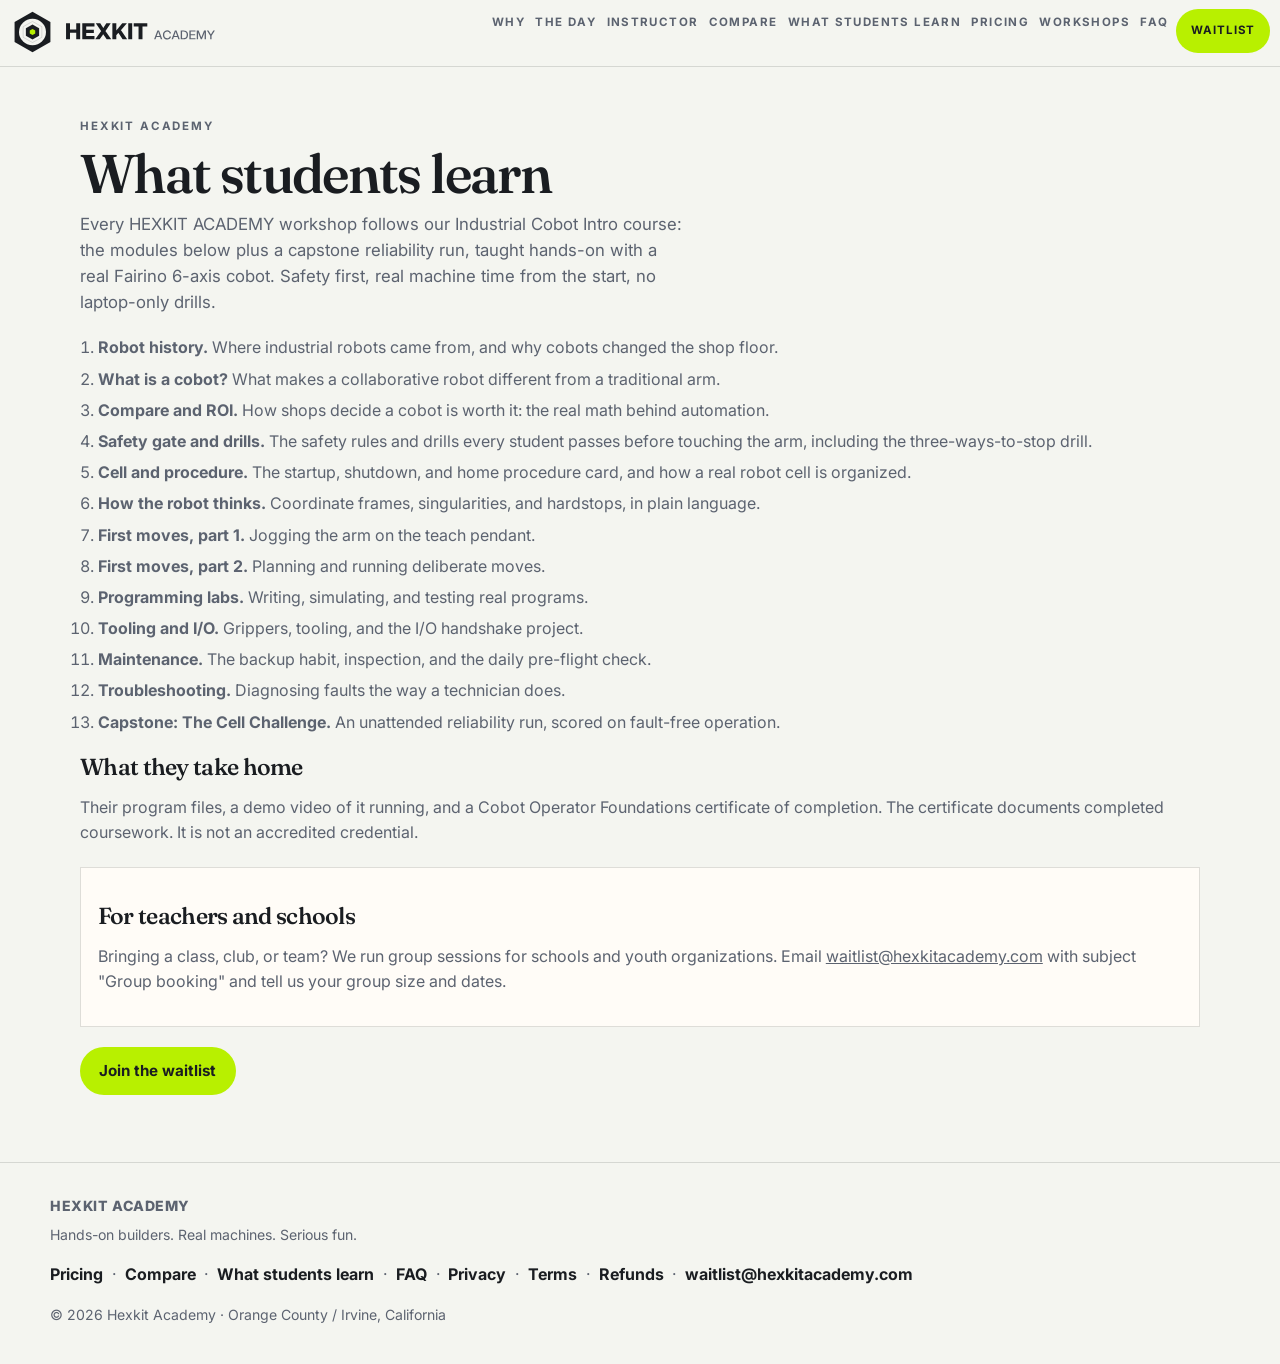
<file: curriculum.html>
<!DOCTYPE html>
<html lang="en">
<head>
  <meta charset="utf-8" />
  <meta name="viewport" content="width=device-width, initial-scale=1" />
  <title>What students learn | HEXKIT ACADEMY</title>
  <meta name="description" content="The Industrial Cobot Intro course: 11 modules plus a capstone reliability run on a real Fairino 6-axis cobot." />
  <meta name="theme-color" content="#1A1D21" />
  <link rel="icon" type="image/svg+xml" href="/assets/favicon-32.svg" />
  <link rel="canonical" href="https://www.hexkitacademy.com/curriculum.html" />
  <link rel="preconnect" href="https://fonts.googleapis.com" />
  <link rel="preconnect" href="https://fonts.gstatic.com" crossorigin />
  <link href="https://fonts.googleapis.com/css2?family=Fraunces:opsz,wght@9..144,500;9..144,620&family=Inter:wght@400;500;600;700;800&display=swap" rel="stylesheet" />
  <link rel="stylesheet" href="/assets/site.css" />
</head>
<body>
  <a class="skip-link" href="#main">Skip to content</a>
  <div class="sticky-stack">
    <header class="site-header">
      <div class="header-inner">
        <a class="logo" href="/" aria-label="HEXKIT ACADEMY home">
          <img src="/assets/lockup-horizontal.svg" alt="HEXKIT ACADEMY" width="220" height="40" />
        </a>
        <nav class="mini-nav" aria-label="Page sections">
          <a href="/#why">Why</a>
          <a href="/#day">The day</a>
          <a href="/#instructor">Instructor</a>
          <a href="/compare.html">Compare</a>
          <a href="/curriculum.html" aria-current="page">What students learn</a>
          <a href="/pricing.html">Pricing</a>
          <a href="/#workshops">Workshops</a>
          <a href="/#faq">FAQ</a>
          <a class="btn btn-primary nav-cta" href="/#waitlist">Waitlist</a>
        </nav>
      </div>
    </header>
  </div>
  <main id="main" class="section policy">
    <div class="wrap">
      <p class="kicker">HEXKIT ACADEMY</p>
      <h1>What students learn</h1>
      <p class="lede">Every HEXKIT ACADEMY workshop follows our Industrial Cobot Intro course: the modules below plus a capstone reliability run, taught hands-on with a real Fairino 6-axis cobot. Safety first, real machine time from the start, no laptop-only drills.</p>
      <ol>
        <li><strong>Robot history.</strong> Where industrial robots came from, and why cobots changed the shop floor.</li>
        <li><strong>What is a cobot?</strong> What makes a collaborative robot different from a traditional arm.</li>
        <li><strong>Compare and ROI.</strong> How shops decide a cobot is worth it: the real math behind automation.</li>
        <li><strong>Safety gate and drills.</strong> The safety rules and drills every student passes before touching the arm, including the three-ways-to-stop drill.</li>
        <li><strong>Cell and procedure.</strong> The startup, shutdown, and home procedure card, and how a real robot cell is organized.</li>
        <li><strong>How the robot thinks.</strong> Coordinate frames, singularities, and hardstops, in plain language.</li>
        <li><strong>First moves, part 1.</strong> Jogging the arm on the teach pendant.</li>
        <li><strong>First moves, part 2.</strong> Planning and running deliberate moves.</li>
        <li><strong>Programming labs.</strong> Writing, simulating, and testing real programs.</li>
        <li><strong>Tooling and I/O.</strong> Grippers, tooling, and the I/O handshake project.</li>
        <li><strong>Maintenance.</strong> The backup habit, inspection, and the daily pre-flight check.</li>
        <li><strong>Troubleshooting.</strong> Diagnosing faults the way a technician does.</li>
        <li><strong>Capstone: The Cell Challenge.</strong> An unattended reliability run, scored on fault-free operation.</li>
      </ol>
      <h2>What they take home</h2>
      <p>Their program files, a demo video of it running, and a Cobot Operator Foundations certificate of completion. The certificate documents completed coursework. It is not an accredited credential.</p>
      <div class="school-box">
        <h2>For teachers and schools</h2>
        <p>Bringing a class, club, or team? We run group sessions for schools and youth organizations. Email <a href="mailto:waitlist@hexkitacademy.com?subject=Group%20booking">waitlist@hexkitacademy.com</a> with subject "Group booking" and tell us your group size and dates.</p>
      </div>
      <!-- OWNER TODO: confirm before claiming any standards alignment (e.g. NGSS); add it here only if verified -->
      <p class="compare-jump"><a class="btn btn-primary" href="/#waitlist">Join the waitlist</a></p>
    </div>
  </main>
  <footer class="site-footer">
    <div class="footer-inner">
      <p class="footer-brand">HEXKIT ACADEMY</p>
      <p class="footer-tag">Hands-on builders. Real machines. Serious fun.</p>
      <nav class="footer-nav" aria-label="Footer">
        <a href="/pricing.html">Pricing</a>
        <a href="/compare.html">Compare</a>
        <a href="/curriculum.html">What students learn</a>
        <a href="/#faq">FAQ</a>
        <a href="/privacy.html">Privacy</a>
        <a href="/terms.html">Terms</a>
        <a href="/refunds.html">Refunds</a>
        <a href="mailto:waitlist@hexkitacademy.com">waitlist@hexkitacademy.com</a>
      </nav>
      <p class="footer-fine">© 2026 Hexkit Academy · Orange County / Irvine, California</p>
      <!-- OWNER TODO: add legal entity name (e.g. "Operated by ___ LLC") once confirmed -->
    </div>
  </footer>
</body>
</html>
</file>
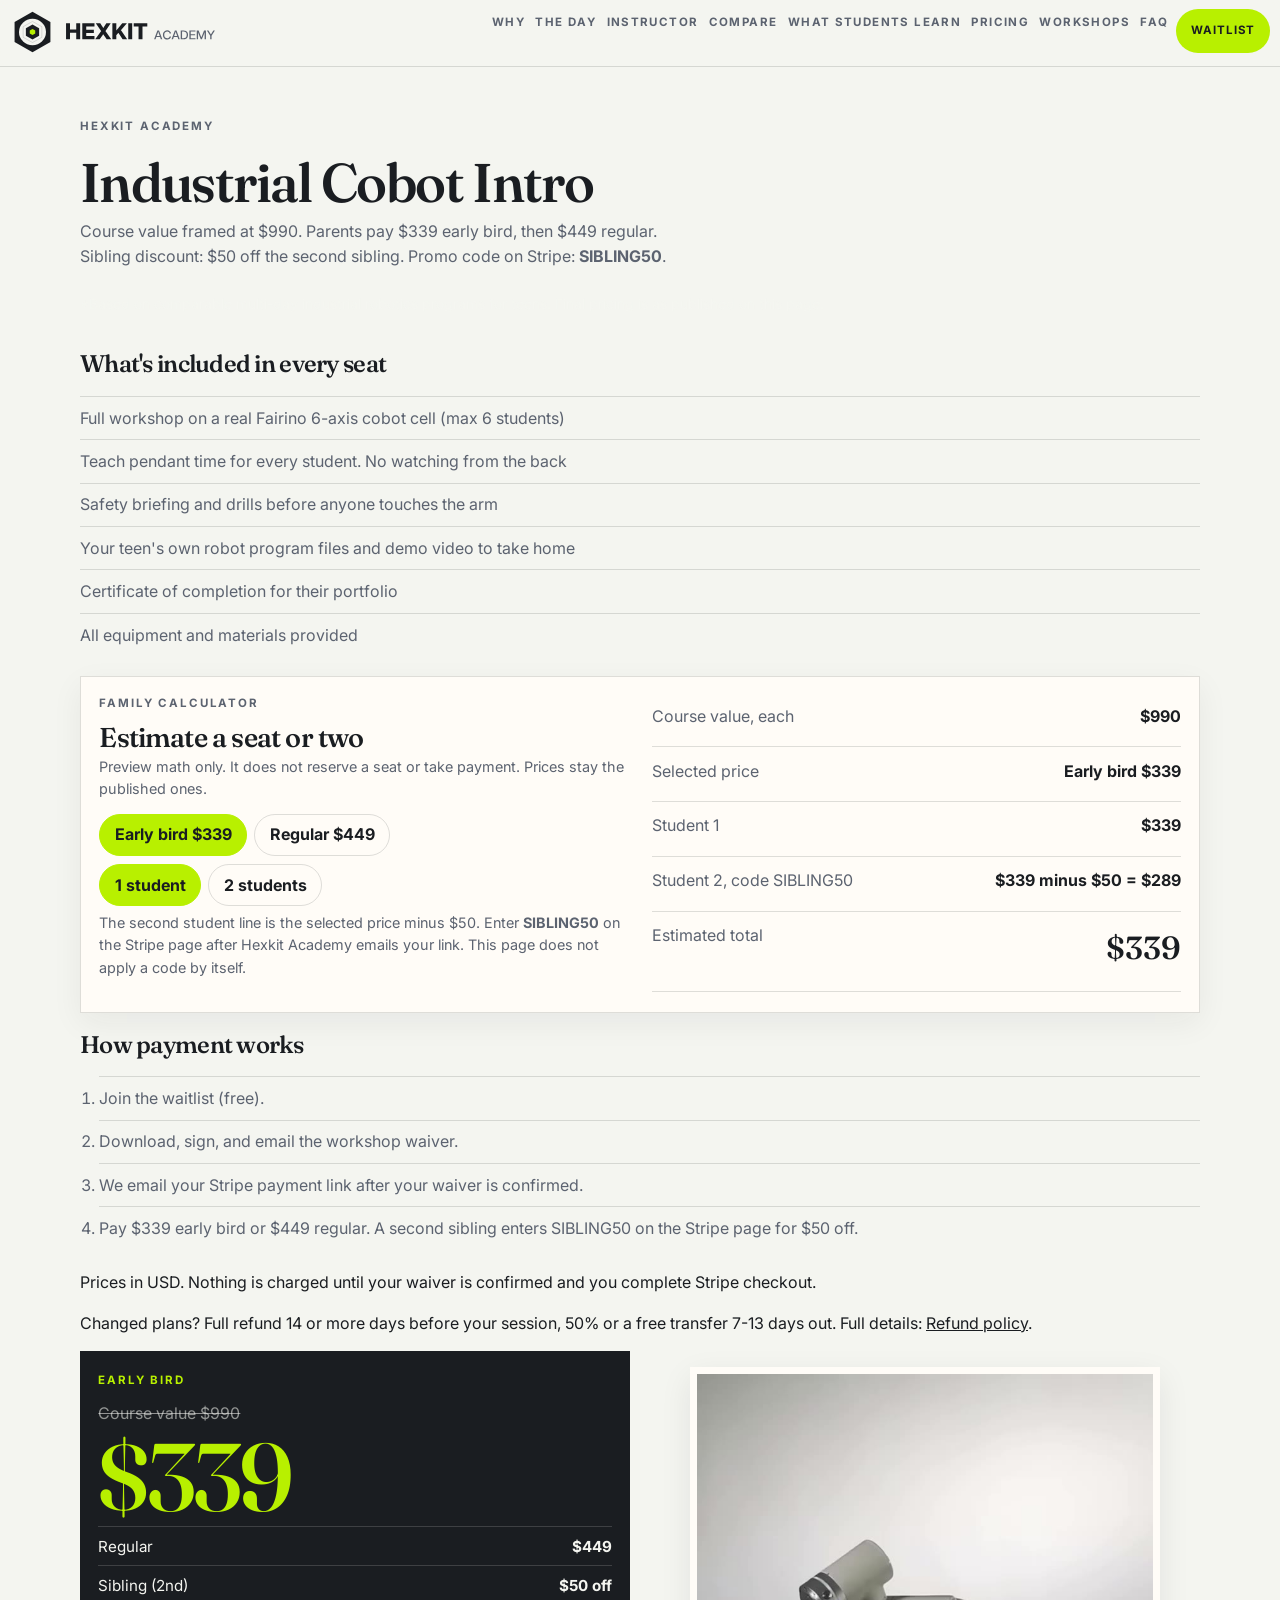
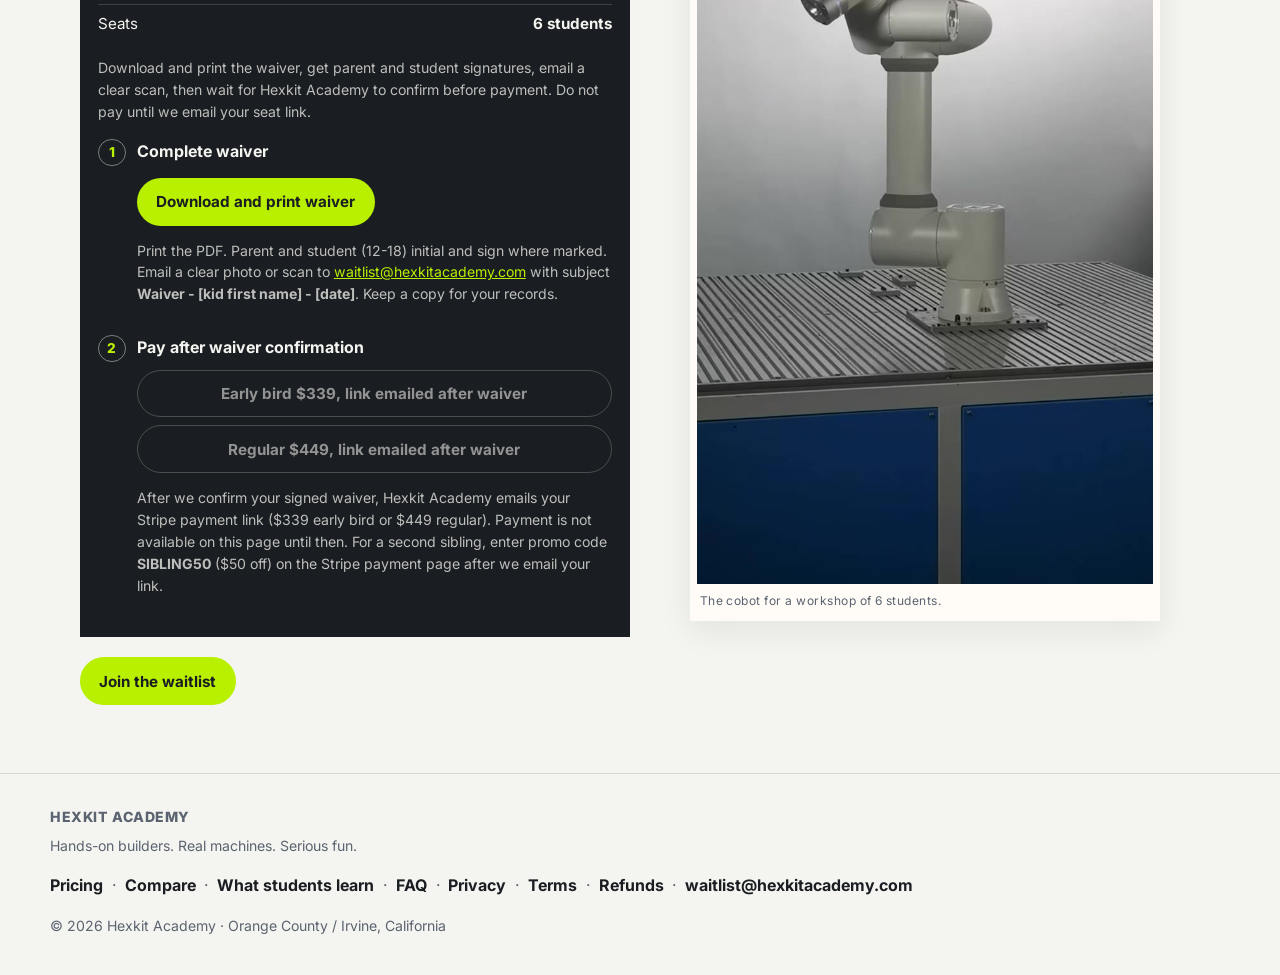
<file: pricing.html>
<!DOCTYPE html>
<html lang="en">
<head>
  <meta charset="utf-8" />
  <meta name="viewport" content="width=device-width, initial-scale=1" />
  <title>HEXKIT ACADEMY | Industrial Cobot Intro pricing</title>
  <meta name="description" content="HEXKIT ACADEMY pricing: early bird $339, regular $449, course value $990. Second student is $50 off with code SIBLING50. Payment links go out after the waiver is confirmed." />
  <meta name="theme-color" content="#1A1D21" />
  <link rel="icon" type="image/svg+xml" href="/assets/favicon-32.svg" sizes="any" />
  <link rel="icon" type="image/svg+xml" href="/assets/favicon-16.svg" sizes="16x16" />
  <link rel="apple-touch-icon" href="/assets/favicon-32.svg" />
  <link rel="canonical" href="https://www.hexkitacademy.com/pricing.html" />
  <meta property="og:type" content="website" />
  <meta property="og:site_name" content="HEXKIT ACADEMY" />
  <meta property="og:url" content="https://www.hexkitacademy.com/pricing.html" />
  <meta property="og:title" content="HEXKIT ACADEMY | Industrial Cobot Intro pricing" />
  <meta property="og:description" content="Early bird $339, regular $449, course value $990. Second student is $50 off with code SIBLING50." />
  <meta property="og:image" content="https://www.hexkitacademy.com/assets/og-home.jpg" />
  <meta property="og:image:width" content="1200" />
  <meta property="og:image:height" content="630" />
  <meta name="twitter:card" content="summary_large_image" />
  <meta name="twitter:title" content="HEXKIT ACADEMY | Industrial Cobot Intro pricing" />
  <meta name="twitter:description" content="Early bird $339, regular $449, course value $990. Second student is $50 off with code SIBLING50." />
  <meta name="twitter:image" content="https://www.hexkitacademy.com/assets/og-home.jpg" />
  <script type="application/ld+json">
  {
    "@context": "https://schema.org",
    "@type": "Course",
    "name": "Industrial Cobot Intro",
    "provider": {
      "@type": "Organization",
      "name": "HEXKIT ACADEMY",
      "url": "https://www.hexkitacademy.com/"
    },
    "offers": [
      {
        "@type": "Offer",
        "name": "Early bird",
        "price": "339",
        "priceCurrency": "USD",
        "availability": "https://schema.org/LimitedAvailability",
        "url": "https://www.hexkitacademy.com/pricing.html"
      },
      {
        "@type": "Offer",
        "name": "Regular",
        "price": "449",
        "priceCurrency": "USD",
        "availability": "https://schema.org/LimitedAvailability",
        "url": "https://www.hexkitacademy.com/pricing.html"
      }
    ]
  }
  </script>
  <link rel="preconnect" href="https://fonts.googleapis.com" />
  <link rel="preconnect" href="https://fonts.gstatic.com" crossorigin />
  <link href="https://fonts.googleapis.com/css2?family=Fraunces:opsz,wght@9..144,500;9..144,620&family=Inter:wght@400;500;600;700;800&display=swap" rel="stylesheet" />
  <link rel="stylesheet" href="/assets/site.css" />
</head>
<body>
  <a class="skip-link" href="#main">Skip to content</a>
  <div class="sticky-stack">
    <header class="site-header">
      <div class="header-inner">
        <a class="logo" href="/" aria-label="HEXKIT ACADEMY home">
          <img src="/assets/lockup-horizontal.svg" alt="HEXKIT ACADEMY" width="220" height="40" />
        </a>
        <nav class="mini-nav" aria-label="Page sections">
          <a href="/#why">Why</a>
          <a href="/#day">The day</a>
          <a href="/#instructor">Instructor</a>
          <a href="/compare.html">Compare</a>
          <a href="/curriculum.html">What students learn</a>
          <a href="/pricing.html" aria-current="page">Pricing</a>
          <a href="/#workshops">Workshops</a>
          <a href="/#faq">FAQ</a>
          <a class="btn btn-primary nav-cta" href="/#waitlist">Waitlist</a>
        </nav>
      </div>
    </header>
  </div>

  <main id="main">
    <section class="section" id="pricing">
      <div class="wrap">
        <div class="section-head">
          <p class="kicker">HEXKIT ACADEMY</p>
          <h1>Industrial Cobot Intro</h1>
          <p class="intro">Course value framed at $990. Parents pay $339 early bird, then $449 regular. Sibling discount: $50 off the second sibling. Promo code on Stripe: <strong>SIBLING50</strong>.</p>
          <p class="fine">*Based on comparable multi-day industrial robotics programs for teens. Final pricing is as published on this page.</p>
          <!-- OWNER TODO: confirm the $990 basis against real comparable programs, or remove the $990 anchor -->
        </div>
        <h2>What's included in every seat</h2>
        <ul class="included">
          <li>Full workshop on a real Fairino 6-axis cobot cell (max 6 students)</li>
          <li>Teach pendant time for every student. No watching from the back</li>
          <li>Safety briefing and drills before anyone touches the arm</li>
          <li>Your teen's own robot program files and demo video to take home</li>
          <li>Certificate of completion for their portfolio</li>
          <li>All equipment and materials provided</li>
        </ul>
        <!-- OWNER TODO: add session length (hours/days) and schedule format here once confirmed -->
        <div class="family-calc" data-calculator>
          <div>
            <p class="kicker">Family calculator</p>
            <h2>Estimate a seat or two</h2>
            <p class="fine">Preview math only. It does not reserve a seat or take payment. Prices stay the published ones.</p>
            <div class="seg" role="group" aria-label="Price tier">
              <button type="button" data-tier="early" aria-pressed="true">Early bird $339</button>
              <button type="button" data-tier="regular" aria-pressed="false">Regular $449</button>
            </div>
            <div class="seg" role="group" aria-label="Students in this family">
              <button type="button" data-students="1" aria-pressed="true">1 student</button>
              <button type="button" data-students="2" aria-pressed="false">2 students</button>
            </div>
            <p class="calc-note">The second student line is the selected price minus $50. Enter <strong>SIBLING50</strong> on the Stripe page after Hexkit Academy emails your link. This page does not apply a code by itself.</p>
          </div>
          <dl class="calc-readout">
            <div><dt>Course value, each</dt><dd>$990</dd></div>
            <div><dt>Selected price</dt><dd data-out="tier">Early bird $339</dd></div>
            <div><dt>Student 1</dt><dd data-out="s1">$339</dd></div>
            <div data-row="s2" hidden><dt>Student 2, code SIBLING50</dt><dd data-out="s2"></dd></div>
            <div class="total"><dt>Estimated total</dt><dd data-out="total">$339</dd></div>
          </dl>
        </div>
        <h2>How payment works</h2>
        <ol class="pay-steps">
          <li>Join the waitlist (free).</li>
          <li>Download, sign, and email the workshop waiver.</li>
          <li>We email your Stripe payment link after your waiver is confirmed.</li>
          <li>Pay $339 early bird or $449 regular. A second sibling enters SIBLING50 on the Stripe page for $50 off.</li>
        </ol>
        <p>Prices in USD. Nothing is charged until your waiver is confirmed and you complete Stripe checkout.</p>
        <p>Changed plans? Full refund 14 or more days before your session, 50% or a free transfer 7-13 days out. Full details: <a href="/refunds.html">Refund policy</a>.</p>
        <div class="price-layout">
          <div class="price-hero">
            <p class="kicker">Early bird</p>
            <p class="value-was">Course value $990</p>
            <p class="display">$339</p>
            <div class="price-row"><span>Regular</span><strong>$449</strong></div>
            <div class="price-row"><span>Sibling (2nd)</span><strong>$50 off</strong></div>
            <div class="price-row"><span>Seats</span><strong>6 students</strong></div>
            <p class="fine">Download and print the waiver, get parent and student signatures, email a clear scan, then wait for Hexkit Academy to confirm before payment. Do not pay until we email your seat link.</p>
            <div class="checkout-step">
              <span class="step-no" aria-hidden="true">1</span>
              <div>
                <strong>Complete waiver</strong>
                <!-- OWNER TODO: waiver PDF is still stamped DRAFT TEMPLATE and contains placeholder tokens. Finalize it with California counsel before the first paid class. Do not regenerate it here. -->
                <p><a class="btn btn-primary" href="/assets/legal/Hexkit_Academy_Workshop_Waiver_SeriesOne.pdf" target="_blank" rel="noopener noreferrer">Download and print waiver</a></p>
                <p class="fine">Print the PDF. Parent and student (12-18) initial and sign where marked. Email a clear photo or scan to <a href="mailto:waitlist@hexkitacademy.com?subject=Waiver%20-%20%5Bkid%20first%20name%5D%20-%20%5Bdate%5D">waitlist@hexkitacademy.com</a> with subject <strong>Waiver - [kid first name] - [date]</strong>. Keep a copy for your records.</p>
              </div>
            </div>
            <div class="checkout-step">
              <span class="step-no" aria-hidden="true">2</span>
              <div>
                <strong>Pay after waiver confirmation</strong>
                <!-- Staff: after signed waiver confirmed, email parent the matching Payment Link -->
                <!-- Regular $449: https://buy.stripe.com/3cIcN4eCPd4K74J7fN63K01 -->
                <!-- Staff email after waiver: early bird $339 https://buy.stripe.com/cNidR8dyL1m29cR7fN63K02 · regular $449 https://buy.stripe.com/3cIcN4eCPd4K74J7fN63K01 · sibling code SIBLING50 -->
                <div class="pay-options">
                  <a class="btn btn-line is-disabled" href="#" data-stripe-early-bird="https://buy.stripe.com/cNidR8dyL1m29cR7fN63K02" aria-disabled="true" tabindex="-1">Early bird $339, link emailed after waiver</a>
                  <a class="btn btn-line is-disabled" href="#" data-stripe-payment-link="https://buy.stripe.com/3cIcN4eCPd4K74J7fN63K01" aria-disabled="true" tabindex="-1">Regular $449, link emailed after waiver</a>
                </div>
                <p class="fine">After we confirm your signed waiver, Hexkit Academy emails your Stripe payment link ($339 early bird or $449 regular). Payment is not available on this page until then. For a second sibling, enter promo code <strong>SIBLING50</strong> ($50 off) on the Stripe payment page after we email your link.</p>
              </div>
            </div>
          </div>
          <figure class="frame">
            <img class="fit-robot" src="/assets/photos/frame-07.jpg" alt="HEXKIT ACADEMY cobot upright on the demo table, full arm in frame." width="720" height="1280" />
            <figcaption>The cobot for a workshop of 6 students.</figcaption>
          </figure>
        </div>
        <p class="compare-jump"><a class="btn btn-primary" href="/#waitlist">Join the waitlist</a></p>
      </div>
    </section>
  </main>

  <footer class="site-footer">
    <div class="footer-inner">
      <p class="footer-brand">HEXKIT ACADEMY</p>
      <p class="footer-tag">Hands-on builders. Real machines. Serious fun.</p>
      <nav class="footer-nav" aria-label="Footer">
        <a href="/pricing.html">Pricing</a>
        <a href="/compare.html">Compare</a>
        <a href="/curriculum.html">What students learn</a>
        <a href="/#faq">FAQ</a>
        <a href="/privacy.html">Privacy</a>
        <a href="/terms.html">Terms</a>
        <a href="/refunds.html">Refunds</a>
        <a href="mailto:waitlist@hexkitacademy.com">waitlist@hexkitacademy.com</a>
      </nav>
      <p class="footer-fine">© 2026 Hexkit Academy · Orange County / Irvine, California</p>
      <!-- OWNER TODO: add legal entity name (e.g. "Operated by ___ LLC") once confirmed -->
    </div>
  </footer>
  <script src="/assets/site.js"></script>
</body>
</html>
</file>
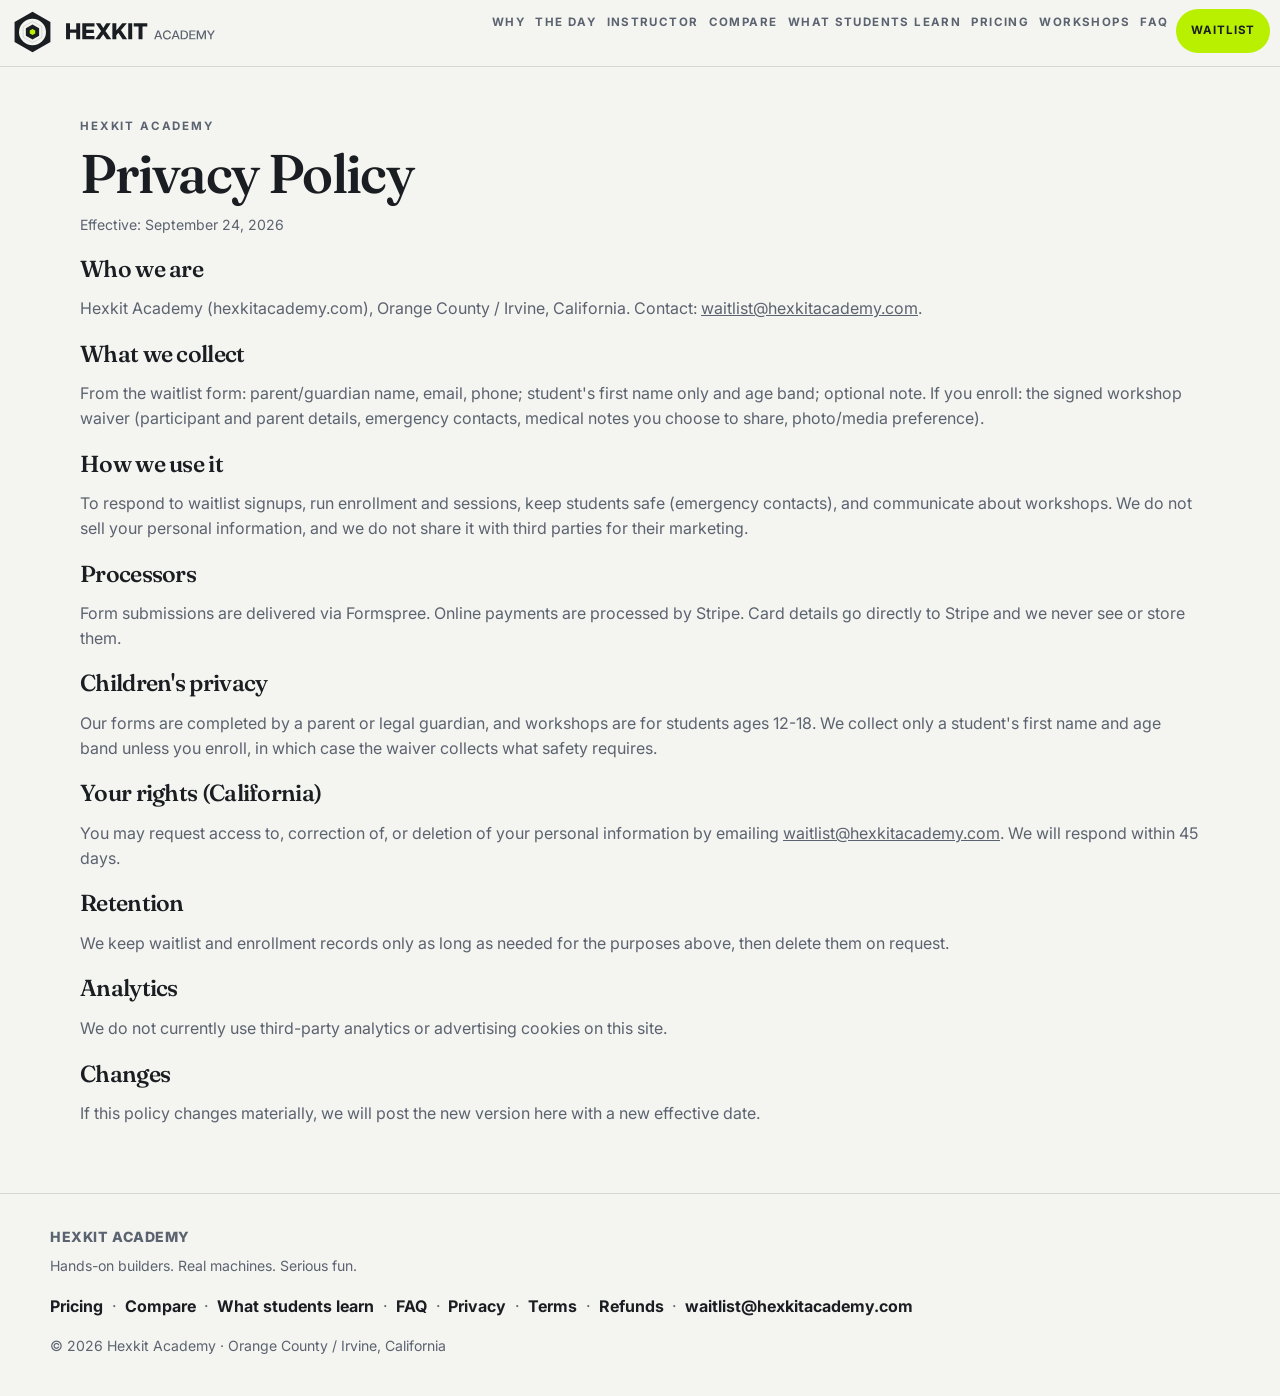
<file: privacy.html>
<!DOCTYPE html>
<html lang="en">
<head>
  <meta charset="utf-8" />
  <meta name="viewport" content="width=device-width, initial-scale=1" />
  <title>Privacy Policy | HEXKIT ACADEMY</title>
  <meta name="description" content="How HEXKIT ACADEMY collects, uses, and keeps parent and student information from the waitlist and enrollment." />
  <meta name="theme-color" content="#1A1D21" />
  <link rel="icon" type="image/svg+xml" href="/assets/favicon-32.svg" />
  <link rel="canonical" href="https://www.hexkitacademy.com/privacy.html" />
  <link rel="preconnect" href="https://fonts.googleapis.com" />
  <link rel="preconnect" href="https://fonts.gstatic.com" crossorigin />
  <link href="https://fonts.googleapis.com/css2?family=Fraunces:opsz,wght@9..144,500;9..144,620&family=Inter:wght@400;500;600;700;800&display=swap" rel="stylesheet" />
  <link rel="stylesheet" href="/assets/site.css" />
</head>
<body>
  <a class="skip-link" href="#main">Skip to content</a>
  <div class="sticky-stack">
    <header class="site-header">
      <div class="header-inner">
        <a class="logo" href="/" aria-label="HEXKIT ACADEMY home">
          <img src="/assets/lockup-horizontal.svg" alt="HEXKIT ACADEMY" width="220" height="40" />
        </a>
        <nav class="mini-nav" aria-label="Page sections">
          <a href="/#why">Why</a>
          <a href="/#day">The day</a>
          <a href="/#instructor">Instructor</a>
          <a href="/compare.html">Compare</a>
          <a href="/curriculum.html">What students learn</a>
          <a href="/pricing.html">Pricing</a>
          <a href="/#workshops">Workshops</a>
          <a href="/#faq">FAQ</a>
          <a class="btn btn-primary nav-cta" href="/#waitlist">Waitlist</a>
        </nav>
      </div>
    </header>
  </div>
  <main id="main" class="section policy">
    <div class="wrap">
      <p class="kicker">HEXKIT ACADEMY</p>
      <h1>Privacy Policy</h1>
      <p class="fine">Effective: September 24, 2026</p>
      <h2>Who we are</h2>
      <p>Hexkit Academy (hexkitacademy.com), Orange County / Irvine, California. Contact: <a href="mailto:waitlist@hexkitacademy.com">waitlist@hexkitacademy.com</a>.</p>
      <h2>What we collect</h2>
      <p>From the waitlist form: parent/guardian name, email, phone; student's first name only and age band; optional note. If you enroll: the signed workshop waiver (participant and parent details, emergency contacts, medical notes you choose to share, photo/media preference).</p>
      <h2>How we use it</h2>
      <p>To respond to waitlist signups, run enrollment and sessions, keep students safe (emergency contacts), and communicate about workshops. We do not sell your personal information, and we do not share it with third parties for their marketing.</p>
      <h2>Processors</h2>
      <p>Form submissions are delivered via Formspree. Online payments are processed by Stripe. Card details go directly to Stripe and we never see or store them.</p>
      <h2>Children's privacy</h2>
      <p>Our forms are completed by a parent or legal guardian, and workshops are for students ages 12-18. We collect only a student's first name and age band unless you enroll, in which case the waiver collects what safety requires.</p>
      <h2>Your rights (California)</h2>
      <p>You may request access to, correction of, or deletion of your personal information by emailing <a href="mailto:waitlist@hexkitacademy.com">waitlist@hexkitacademy.com</a>. We will respond within 45 days.</p>
      <h2>Retention</h2>
      <p>We keep waitlist and enrollment records only as long as needed for the purposes above, then delete them on request.</p>
      <h2>Analytics</h2>
      <p>We do not currently use third-party analytics or advertising cookies on this site.</p>
      <!-- OWNER TODO: update this section if you add analytics later -->
      <h2>Changes</h2>
      <p>If this policy changes materially, we will post the new version here with a new effective date.</p>
    </div>
  </main>
  <footer class="site-footer">
    <div class="footer-inner">
      <p class="footer-brand">HEXKIT ACADEMY</p>
      <p class="footer-tag">Hands-on builders. Real machines. Serious fun.</p>
      <nav class="footer-nav" aria-label="Footer">
        <a href="/pricing.html">Pricing</a>
        <a href="/compare.html">Compare</a>
        <a href="/curriculum.html">What students learn</a>
        <a href="/#faq">FAQ</a>
        <a href="/privacy.html">Privacy</a>
        <a href="/terms.html">Terms</a>
        <a href="/refunds.html">Refunds</a>
        <a href="mailto:waitlist@hexkitacademy.com">waitlist@hexkitacademy.com</a>
      </nav>
      <p class="footer-fine">© 2026 Hexkit Academy · Orange County / Irvine, California</p>
      <!-- OWNER TODO: add legal entity name (e.g. "Operated by ___ LLC") once confirmed -->
    </div>
  </footer>
</body>
</html>
</file>
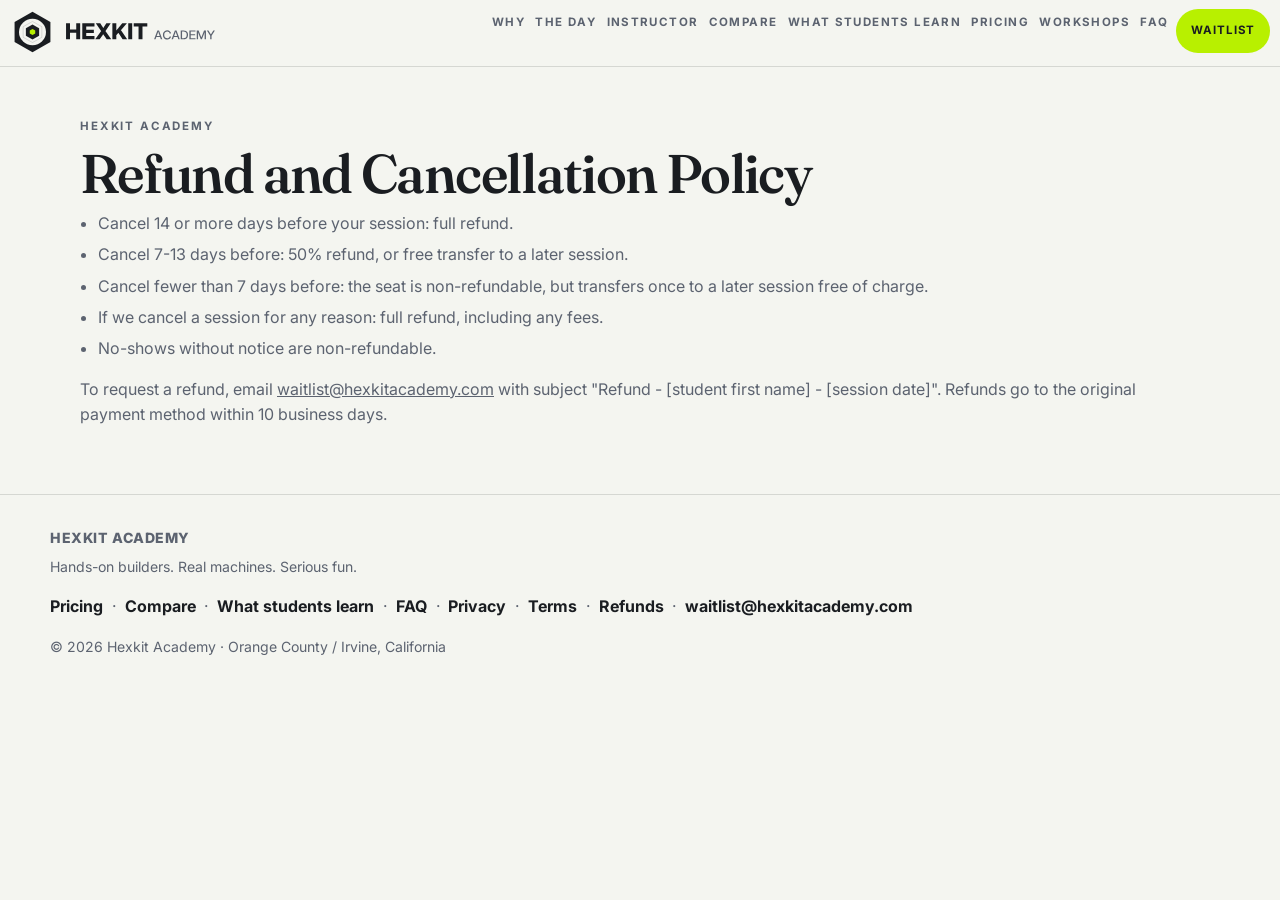
<file: refunds.html>
<!DOCTYPE html>
<html lang="en">
<head>
  <meta charset="utf-8" />
  <meta name="viewport" content="width=device-width, initial-scale=1" />
  <title>Refund and Cancellation Policy | HEXKIT ACADEMY</title>
  <meta name="description" content="HEXKIT ACADEMY refund windows: full refund 14 or more days before a session, 50% or a free transfer 7-13 days out." />
  <meta name="theme-color" content="#1A1D21" />
  <link rel="icon" type="image/svg+xml" href="/assets/favicon-32.svg" />
  <link rel="canonical" href="https://www.hexkitacademy.com/refunds.html" />
  <link rel="preconnect" href="https://fonts.googleapis.com" />
  <link rel="preconnect" href="https://fonts.gstatic.com" crossorigin />
  <link href="https://fonts.googleapis.com/css2?family=Fraunces:opsz,wght@9..144,500;9..144,620&family=Inter:wght@400;500;600;700;800&display=swap" rel="stylesheet" />
  <link rel="stylesheet" href="/assets/site.css" />
</head>
<body>
  <a class="skip-link" href="#main">Skip to content</a>
  <div class="sticky-stack">
    <header class="site-header">
      <div class="header-inner">
        <a class="logo" href="/" aria-label="HEXKIT ACADEMY home">
          <img src="/assets/lockup-horizontal.svg" alt="HEXKIT ACADEMY" width="220" height="40" />
        </a>
        <nav class="mini-nav" aria-label="Page sections">
          <a href="/#why">Why</a>
          <a href="/#day">The day</a>
          <a href="/#instructor">Instructor</a>
          <a href="/compare.html">Compare</a>
          <a href="/curriculum.html">What students learn</a>
          <a href="/pricing.html">Pricing</a>
          <a href="/#workshops">Workshops</a>
          <a href="/#faq">FAQ</a>
          <a class="btn btn-primary nav-cta" href="/#waitlist">Waitlist</a>
        </nav>
      </div>
    </header>
  </div>
  <main id="main" class="section policy">
    <div class="wrap">
      <p class="kicker">HEXKIT ACADEMY</p>
      <h1>Refund and Cancellation Policy</h1>
      <ul>
        <li>Cancel 14 or more days before your session: full refund.</li>
        <li>Cancel 7-13 days before: 50% refund, or free transfer to a later session.</li>
        <li>Cancel fewer than 7 days before: the seat is non-refundable, but transfers once to a later session free of charge.</li>
        <li>If we cancel a session for any reason: full refund, including any fees.</li>
        <li>No-shows without notice are non-refundable.</li>
      </ul>
      <p>To request a refund, email <a href="mailto:waitlist@hexkitacademy.com?subject=Refund%20-%20%5Bstudent%20first%20name%5D%20-%20%5Bsession%20date%5D">waitlist@hexkitacademy.com</a> with subject "Refund - [student first name] - [session date]". Refunds go to the original payment method within 10 business days.</p>
      <!-- OWNER TODO: owner must approve these windows before launch. Adjust the numbers above if the policy differs. -->
    </div>
  </main>
  <footer class="site-footer">
    <div class="footer-inner">
      <p class="footer-brand">HEXKIT ACADEMY</p>
      <p class="footer-tag">Hands-on builders. Real machines. Serious fun.</p>
      <nav class="footer-nav" aria-label="Footer">
        <a href="/pricing.html">Pricing</a>
        <a href="/compare.html">Compare</a>
        <a href="/curriculum.html">What students learn</a>
        <a href="/#faq">FAQ</a>
        <a href="/privacy.html">Privacy</a>
        <a href="/terms.html">Terms</a>
        <a href="/refunds.html">Refunds</a>
        <a href="mailto:waitlist@hexkitacademy.com">waitlist@hexkitacademy.com</a>
      </nav>
      <p class="footer-fine">© 2026 Hexkit Academy · Orange County / Irvine, California</p>
      <!-- OWNER TODO: add legal entity name (e.g. "Operated by ___ LLC") once confirmed -->
    </div>
  </footer>
</body>
</html>
</file>
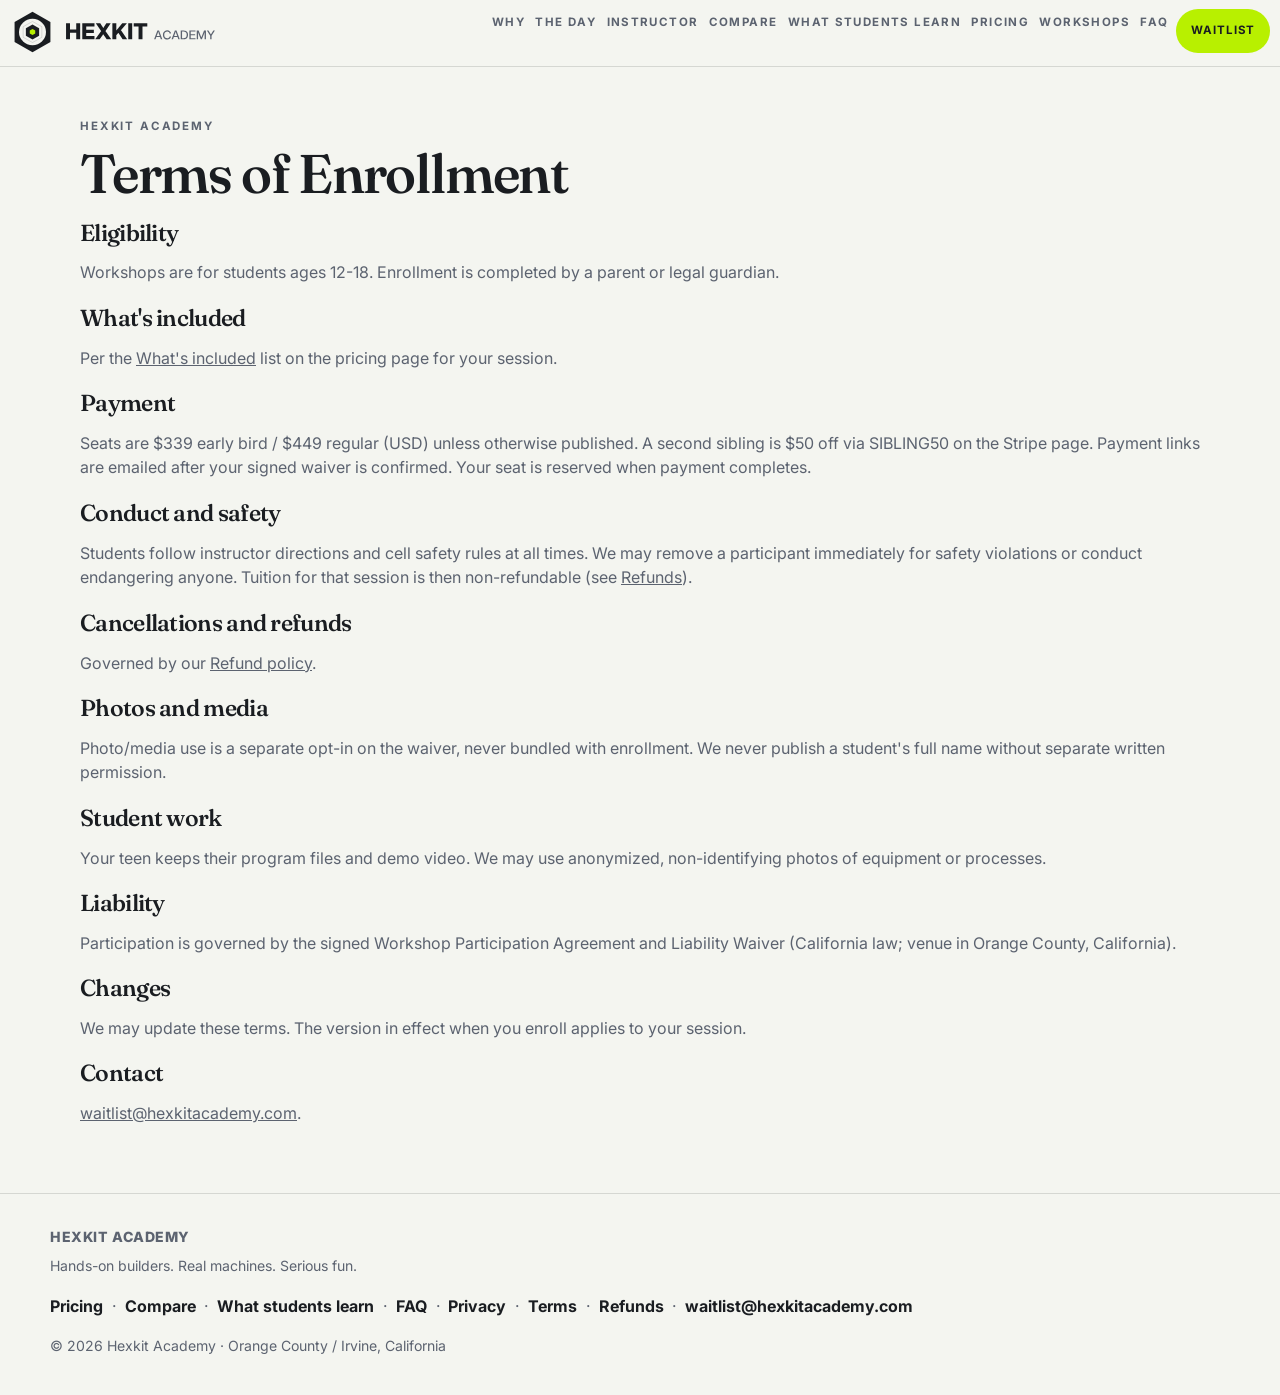
<file: terms.html>
<!DOCTYPE html>
<html lang="en">
<head>
  <meta charset="utf-8" />
  <meta name="viewport" content="width=device-width, initial-scale=1" />
  <title>Terms of Enrollment | HEXKIT ACADEMY</title>
  <meta name="description" content="Terms of enrollment for HEXKIT ACADEMY workshops: eligibility, payment, safety, refunds, and media." />
  <meta name="theme-color" content="#1A1D21" />
  <link rel="icon" type="image/svg+xml" href="/assets/favicon-32.svg" />
  <link rel="canonical" href="https://www.hexkitacademy.com/terms.html" />
  <link rel="preconnect" href="https://fonts.googleapis.com" />
  <link rel="preconnect" href="https://fonts.gstatic.com" crossorigin />
  <link href="https://fonts.googleapis.com/css2?family=Fraunces:opsz,wght@9..144,500;9..144,620&family=Inter:wght@400;500;600;700;800&display=swap" rel="stylesheet" />
  <link rel="stylesheet" href="/assets/site.css" />
</head>
<body>
  <a class="skip-link" href="#main">Skip to content</a>
  <div class="sticky-stack">
    <header class="site-header">
      <div class="header-inner">
        <a class="logo" href="/" aria-label="HEXKIT ACADEMY home">
          <img src="/assets/lockup-horizontal.svg" alt="HEXKIT ACADEMY" width="220" height="40" />
        </a>
        <nav class="mini-nav" aria-label="Page sections">
          <a href="/#why">Why</a>
          <a href="/#day">The day</a>
          <a href="/#instructor">Instructor</a>
          <a href="/compare.html">Compare</a>
          <a href="/curriculum.html">What students learn</a>
          <a href="/pricing.html">Pricing</a>
          <a href="/#workshops">Workshops</a>
          <a href="/#faq">FAQ</a>
          <a class="btn btn-primary nav-cta" href="/#waitlist">Waitlist</a>
        </nav>
      </div>
    </header>
  </div>
  <main id="main" class="section policy">
    <div class="wrap">
      <p class="kicker">HEXKIT ACADEMY</p>
      <h1>Terms of Enrollment</h1>
      <h2>Eligibility</h2>
      <p>Workshops are for students ages 12-18. Enrollment is completed by a parent or legal guardian.</p>
      <h2>What's included</h2>
      <p>Per the <a href="/pricing.html">What's included</a> list on the pricing page for your session.</p>
      <h2>Payment</h2>
      <p>Seats are $339 early bird / $449 regular (USD) unless otherwise published. A second sibling is $50 off via SIBLING50 on the Stripe page. Payment links are emailed after your signed waiver is confirmed. Your seat is reserved when payment completes.</p>
      <h2>Conduct and safety</h2>
      <p>Students follow instructor directions and cell safety rules at all times. We may remove a participant immediately for safety violations or conduct endangering anyone. Tuition for that session is then non-refundable (see <a href="/refunds.html">Refunds</a>).</p>
      <h2>Cancellations and refunds</h2>
      <p>Governed by our <a href="/refunds.html">Refund policy</a>.</p>
      <h2>Photos and media</h2>
      <p>Photo/media use is a separate opt-in on the waiver, never bundled with enrollment. We never publish a student's full name without separate written permission.</p>
      <h2>Student work</h2>
      <p>Your teen keeps their program files and demo video. We may use anonymized, non-identifying photos of equipment or processes.</p>
      <h2>Liability</h2>
      <p>Participation is governed by the signed Workshop Participation Agreement and Liability Waiver (California law; venue in Orange County, California).</p>
      <h2>Changes</h2>
      <p>We may update these terms. The version in effect when you enroll applies to your session.</p>
      <h2>Contact</h2>
      <p><a href="mailto:waitlist@hexkitacademy.com">waitlist@hexkitacademy.com</a>.</p>
    </div>
  </main>
  <footer class="site-footer">
    <div class="footer-inner">
      <p class="footer-brand">HEXKIT ACADEMY</p>
      <p class="footer-tag">Hands-on builders. Real machines. Serious fun.</p>
      <nav class="footer-nav" aria-label="Footer">
        <a href="/pricing.html">Pricing</a>
        <a href="/compare.html">Compare</a>
        <a href="/curriculum.html">What students learn</a>
        <a href="/#faq">FAQ</a>
        <a href="/privacy.html">Privacy</a>
        <a href="/terms.html">Terms</a>
        <a href="/refunds.html">Refunds</a>
        <a href="mailto:waitlist@hexkitacademy.com">waitlist@hexkitacademy.com</a>
      </nav>
      <p class="footer-fine">© 2026 Hexkit Academy · Orange County / Irvine, California</p>
      <!-- OWNER TODO: add legal entity name (e.g. "Operated by ___ LLC") once confirmed -->
    </div>
  </footer>
</body>
</html>
</file>
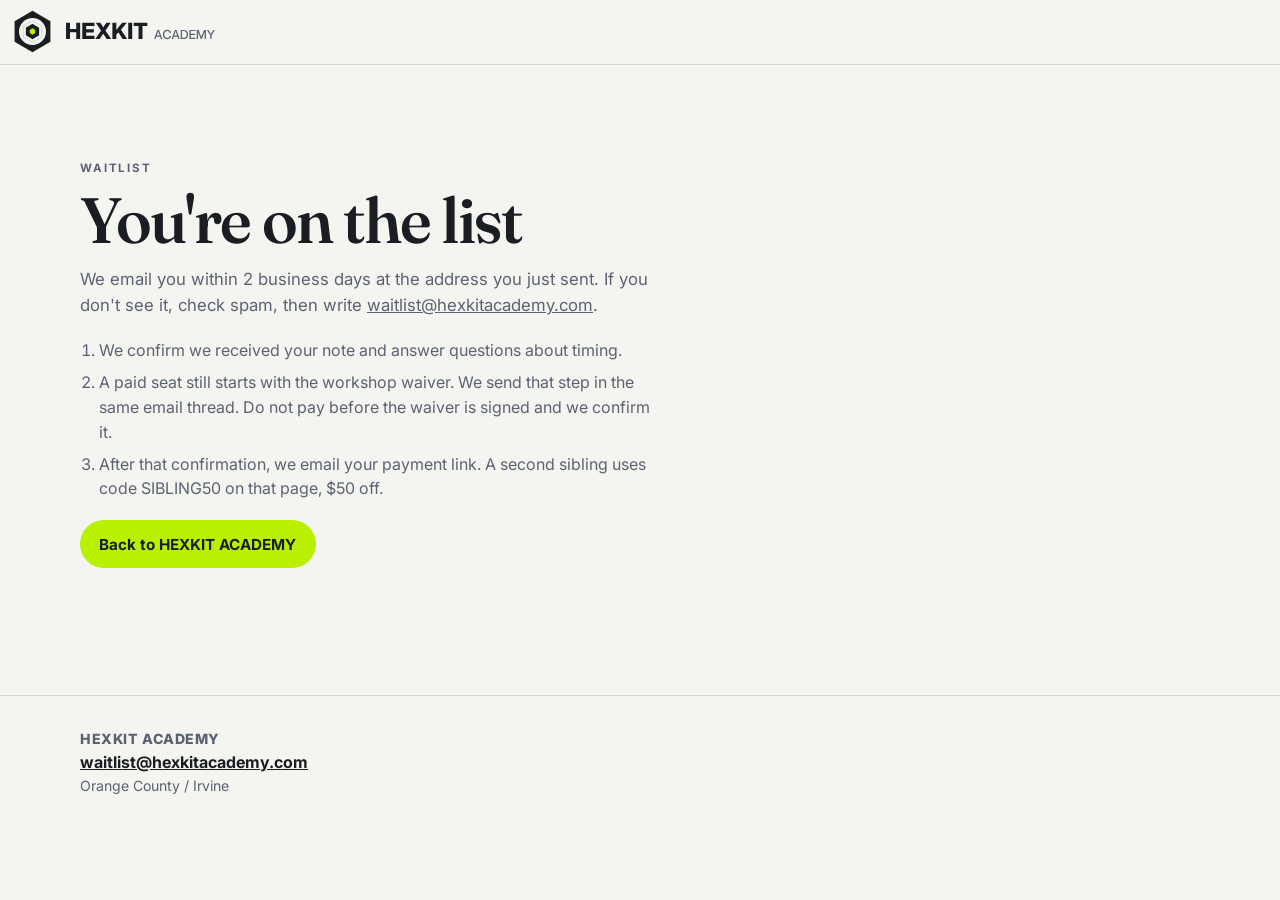
<file: thanks.html>
<!DOCTYPE html>
<html lang="en">
<head>
  <meta charset="utf-8" />
  <meta name="viewport" content="width=device-width, initial-scale=1" />
  <title>HEXKIT ACADEMY | You're on the waitlist</title>
  <meta name="description" content="HEXKIT ACADEMY received your waitlist note and will email you within 2 business days." />
  <meta name="robots" content="noindex, nofollow" />
  <meta name="theme-color" content="#1A1D21" />
  <link rel="icon" type="image/svg+xml" href="/assets/favicon-32.svg" />
  <link rel="preconnect" href="https://fonts.googleapis.com" />
  <link rel="preconnect" href="https://fonts.gstatic.com" crossorigin />
  <link href="https://fonts.googleapis.com/css2?family=Fraunces:opsz,wght@9..144,500;9..144,620&family=Inter:wght@400;500;600;700;800&display=swap" rel="stylesheet" />
  <link rel="stylesheet" href="/assets/site.css" />
</head>
<body>
  <a class="skip-link" href="#main">Skip to content</a>
  <div class="sticky-stack">
    <header class="site-header">
      <div class="header-inner">
        <a class="logo" href="/" aria-label="HEXKIT ACADEMY home">
          <img src="/assets/lockup-horizontal.svg" alt="HEXKIT ACADEMY" width="220" height="40" />
        </a>
      </div>
    </header>
  </div>
  <main id="main" class="thanks">
    <div class="wrap">
      <p class="kicker">Waitlist</p>
      <h1>You're on the list</h1>
      <p class="lede">We email you within 2 business days at the address you just sent. If you don't see it, check spam, then write <a href="mailto:waitlist@hexkitacademy.com">waitlist@hexkitacademy.com</a>.</p>
      <ol>
        <li>We confirm we received your note and answer questions about timing.</li>
        <li>A paid seat still starts with the workshop waiver. We send that step in the same email thread. Do not pay before the waiver is signed and we confirm it.</li>
        <li>After that confirmation, we email your payment link. A second sibling uses code SIBLING50 on that page, $50 off.</li>
      </ol>
      <p><a class="btn btn-primary" href="/">Back to HEXKIT ACADEMY</a></p>
    </div>
  </main>
  <footer class="site-footer">
    <div class="wrap">
      <p class="footer-brand">HEXKIT ACADEMY</p>
      <p class="footer-contact">
        <a href="mailto:waitlist@hexkitacademy.com">waitlist@hexkitacademy.com</a>
      </p>
      <p>Orange County / Irvine</p>
    </div>
  </footer>
</body>
</html>
</file>
<file: assets/site.css>
/* HEXKIT ACADEMY Studio layout. Used by the live homepage and the Studio preview. */
:root {
  --ink: #1a1d21;
  --lime: #b8f000;
  --paper: #f4f5f0;
  --white: #fffcf7;
  --mid: #5c6370;
  --line: rgba(26, 29, 33, 0.14);
  --serif: "Fraunces", "Iowan Old Style", Palatino, Georgia, serif;
  --sans: "Inter", system-ui, sans-serif;
  --max: 1120px;
}

*,
*::before,
*::after {
  box-sizing: border-box;
}

html {
  scroll-behavior: smooth;
}

body {
  margin: 0;
  background: var(--paper);
  color: var(--ink);
  font-family: var(--sans);
  font-size: 1rem;
  line-height: 1.55;
  -webkit-font-smoothing: antialiased;
}

img {
  max-width: 100%;
  display: block;
}

button,
input,
select,
textarea {
  font-family: inherit;
}

a {
  color: inherit;
}

:focus-visible {
  outline: 2px solid var(--ink);
  outline-offset: 3px;
}

.wrap {
  width: min(100% - 2rem, var(--max));
  margin-inline: auto;
}

.wrap-wide {
  width: min(100% - 1.25rem, 1280px);
  margin-inline: auto;
}

.skip-link {
  position: absolute;
  left: -9999px;
  top: 0;
  background: var(--lime);
  color: var(--ink);
  padding: 0.5rem 1rem;
  z-index: 200;
  font-weight: 700;
}

.skip-link:focus {
  left: 0.5rem;
  top: 0.5rem;
}

.sticky-stack {
  position: sticky;
  top: 0;
  z-index: 80;
}

.site-header {
  background: rgba(244, 245, 240, 0.94);
  backdrop-filter: blur(12px);
  border-bottom: 1px solid var(--line);
}

.header-inner {
  width: min(100% - 1.25rem, 1280px);
  margin-inline: auto;
  display: flex;
  flex-direction: column;
  gap: 0.45rem;
  padding: 0.55rem 0 0.65rem;
}

.logo img {
  width: clamp(148px, 46vw, 210px);
  height: auto;
}

.mini-nav {
  display: flex;
  gap: 0.35rem;
  overflow-x: auto;
  padding-bottom: 0.15rem;
  scrollbar-width: none;
}

.mini-nav::-webkit-scrollbar {
  display: none;
}

.mini-nav a {
  flex: 0 0 auto;
  text-decoration: none;
  font-size: 0.72rem;
  font-weight: 700;
  letter-spacing: 0.12em;
  text-transform: uppercase;
  color: var(--mid);
  padding: 0.35rem 0.15rem;
  border-bottom: 2px solid transparent;
}

.mini-nav a[aria-current="true"] {
  color: var(--ink);
  border-bottom-color: var(--lime);
}

.hero {
  display: grid;
  grid-template-columns: minmax(0, 0.86fr) minmax(0, 1.14fr);
  align-items: center;
  gap: 0.85rem;
  width: min(100% - 1.25rem, 1180px);
  margin: 0.75rem auto 1.25rem;
  padding-bottom: 0.5rem;
}

.hero-media {
  position: relative;
  display: flex;
  flex-direction: column;
  align-items: center;
  justify-content: center;
  min-width: 0;
  background: #f7f7f5;
}

.hero-media img {
  display: block;
  width: 100%;
  height: auto;
  max-height: min(72vh, 640px);
  object-fit: contain;
  object-position: center;
}

.hero-caption {
  position: static;
  max-width: none;
  margin: 0.4rem 0 0;
  padding: 0;
  background: transparent;
  color: var(--mid);
  font-size: 0.72rem;
  letter-spacing: 0.04em;
  line-height: 1.4;
}

.hero-copy {
  width: auto;
  min-width: 0;
  margin: 0;
  position: relative;
  background: transparent;
  padding: 0.15rem 0.1rem 0.2rem;
  box-shadow: none;
}

.hero-copy h1 {
  font-size: clamp(1.45rem, 3.6vw, 3.45rem);
}

.kicker {
  margin: 0 0 0.7rem;
  font-size: 0.72rem;
  font-weight: 700;
  letter-spacing: 0.16em;
  text-transform: uppercase;
  color: var(--mid);
}

h1,
h2,
.display {
  font-family: var(--serif);
  font-weight: 560;
  letter-spacing: -0.03em;
  line-height: 0.98;
}

h1 {
  margin: 0 0 0.9rem;
  font-size: clamp(2.4rem, 8vw, 5.1rem);
}

.lede {
  margin: 0 0 1.25rem;
  max-width: 38rem;
  font-size: 1.05rem;
  color: var(--mid);
}

.actions {
  display: flex;
  flex-wrap: wrap;
  gap: 0.6rem;
}

.btn {
  display: inline-flex;
  align-items: center;
  justify-content: center;
  min-height: 46px;
  padding: 0.7rem 1.15rem;
  border-radius: 999px;
  border: 1.5px solid transparent;
  text-decoration: none;
  font-weight: 700;
  font-size: 0.95rem;
  cursor: pointer;
}

.btn-primary {
  background: var(--lime);
  color: var(--ink);
}

.btn-primary:hover {
  background: #c8ff33;
}

.btn-ghost {
  background: transparent;
  color: var(--ink);
  border-color: var(--ink);
}

.btn-ghost:hover,
.btn-secondary:hover {
  background: var(--ink);
  color: var(--paper);
}

.btn-secondary {
  background: transparent;
  color: var(--ink);
  border-color: var(--ink);
}

.hero-ctas {
  display: flex;
  flex-wrap: wrap;
  gap: 0.6rem;
}

.hero-ctas .btn {
  max-width: 100%;
}

.mini-nav a.nav-cta {
  min-height: 44px;
  padding: 0.4rem 0.85rem;
  border-bottom: 0;
  border-radius: 999px;
  letter-spacing: 0.08em;
  color: var(--ink);
  background: var(--lime);
}

.mini-nav a.nav-cta[aria-current="true"] {
  border-bottom: 0;
  color: var(--ink);
}

.field-help {
  margin: 0.35rem 0 0;
  color: var(--mid);
  font-size: 0.82rem;
}

.included,
.pay-steps {
  margin: 0 0 1.25rem;
  padding: 0;
}

.included {
  list-style: none;
}

.included li,
.pay-steps li {
  padding: 0.55rem 0;
  border-top: 1px solid var(--line);
  color: var(--mid);
}

.pay-steps {
  padding-left: 1.2rem;
}

.pay-steps li + li,
.included li + li {
  margin-top: 0;
}

.school-box {
  margin-top: 1.4rem;
  padding: 1rem 1.05rem;
  background: var(--white);
  border: 1px solid var(--line);
}

.school-box h2 {
  margin: 0 0 0.4rem;
  font-size: 1.45rem;
}

.policy h1 {
  margin: 0 0 0.7rem;
  font-size: clamp(2rem, 5vw, 3.4rem);
}

.policy h2 {
  margin: 1.35rem 0 0.35rem;
  font-size: 1.45rem;
}

.policy p,
.policy li {
  color: var(--mid);
}

.policy ul,
.policy ol {
  margin: 0.35rem 0 0;
  padding-left: 1.15rem;
}

.policy li + li {
  margin-top: 0.4rem;
}

.footer-inner {
  width: min(100% - 1.25rem, 1180px);
  margin-inline: auto;
  display: grid;
  gap: 0.45rem;
}

.footer-tag,
.footer-fine {
  margin: 0;
}

.footer-nav {
  display: flex;
  flex-wrap: wrap;
  align-items: center;
  gap: 0.15rem 0;
}

.footer-nav a {
  display: inline-flex;
  align-items: center;
  min-height: 44px;
  text-decoration: none;
}

.footer-nav a + a::before {
  content: "·";
  margin: 0 0.55rem;
  color: var(--mid);
  font-weight: 400;
}

.sticky-cta {
  display: none;
}

.sticky-cta-close {
  flex: 0 0 auto;
  min-width: 44px;
  min-height: 44px;
  border: 1px solid var(--line);
  background: var(--white);
  color: var(--ink);
  font-size: 1.35rem;
  line-height: 1;
  cursor: pointer;
}

.btn-block {
  width: 100%;
}

.btn.is-disabled,
.btn-disabled {
  opacity: 0.55;
  cursor: not-allowed;
  pointer-events: none;
}

.section {
  padding: 3.2rem 0;
  scroll-margin-top: 7.5rem;
}

.section-head {
  display: grid;
  gap: 0.6rem;
  margin-bottom: 1.5rem;
}

.section-head h1,
.section-head h2 {
  margin: 0;
  font-size: clamp(2rem, 5vw, 3.4rem);
}

.index-no {
  font-family: var(--serif);
  font-style: italic;
  font-size: 1.05rem;
  color: var(--mid);
}

.section p.intro {
  margin: 0;
  max-width: 38rem;
  color: var(--mid);
}

.mosaic {
  display: grid;
  gap: 0.8rem;
}

.shot {
  margin: 0;
  background: transparent;
  border: 0;
  padding: 0;
  text-align: left;
  color: inherit;
}

.shot img,
.frame img {
  width: 100%;
  height: 100%;
  object-fit: cover;
}

.frame {
  background: var(--white);
  padding: 0.45rem 0.45rem 0.7rem;
  box-shadow: 0 10px 30px rgba(26, 29, 33, 0.08);
}

.frame figcaption,
.shot figcaption {
  margin: 0.45rem 0.15rem 0;
  font-size: 0.75rem;
  letter-spacing: 0.04em;
  color: var(--mid);
}

.mosaic .frame-a img.fit-robot,
.mosaic .frame-b img.fit-robot {
  aspect-ratio: 9 / 16;
  object-fit: contain;
  height: auto;
  background: #e6e7e2;
}

.mosaic .frame-c img {
  width: 100%;
  height: auto;
  aspect-ratio: 2 / 3;
  object-fit: cover;
  object-position: center 42%;
}

img.fit-robot {
  width: 100%;
  height: auto;
  aspect-ratio: 9 / 16;
  object-fit: contain;
  object-position: center;
  background: #e6e7e2;
}

.why-copy {
  display: grid;
  gap: 0.9rem;
  margin-top: 1.4rem;
}

.why-copy article h3 {
  margin: 0 0 0.25rem;
  font-family: var(--serif);
  font-size: 1.45rem;
  font-weight: 560;
}

.why-copy article p {
  margin: 0;
  color: var(--mid);
}

.compare-jump {
  display: flex;
  flex-wrap: wrap;
  gap: 0.6rem;
  margin-top: 1.25rem;
}

.why-copy .compare-jump {
  margin-top: 0.9rem;
}

.motion {
  display: grid;
  gap: 0.9rem;
  align-items: start;
}

.motion-player {
  margin: 0;
  background: #e6e7e2;
  padding: 0.45rem 0.45rem 0.7rem;
  box-shadow: 0 10px 30px rgba(26, 29, 33, 0.08);
}

.motion-player video {
  display: block;
  width: 100%;
  height: auto;
  max-height: min(78vh, 760px);
  aspect-ratio: 9 / 16;
  object-fit: contain;
  background: #dfe1dc;
}

.motion-player figcaption {
  margin: 0.45rem 0.15rem 0;
  font-size: 0.75rem;
  letter-spacing: 0.04em;
  color: var(--mid);
}

.chapter-list {
  display: grid;
  gap: 0.65rem;
}

.chapter {
  margin: 0;
  text-align: left;
  background: var(--white);
  border: 1px solid var(--line);
  color: inherit;
  font: inherit;
  box-shadow: 0 8px 24px rgba(26, 29, 33, 0.06);
}

button.chapter {
  display: block;
  width: 100%;
  padding: 0.8rem 0.9rem;
  cursor: pointer;
}

.chapter strong {
  display: block;
  font-family: var(--serif);
  font-size: 1.35rem;
  font-weight: 560;
  color: var(--ink);
}

.chapter span {
  display: block;
  margin-top: 0.2rem;
  color: var(--mid);
  font-size: 0.88rem;
}

button.chapter[aria-pressed="true"] {
  border-color: var(--ink);
  box-shadow: inset 4px 0 0 var(--lime);
}

.chapter-students {
  padding: 0.45rem 0.45rem 0.75rem;
}

.chapter-students img {
  width: 100%;
  height: auto;
  aspect-ratio: 3 / 2;
  object-fit: cover;
  object-position: center 46%;
}

.chapter-students figcaption {
  margin: 0.5rem 0.2rem 0;
}

.compare-grid,
.curr-grid {
  display: grid;
  gap: 1rem;
}

.compare-card {
  background: var(--white);
  border: 1px solid var(--line);
}

.compare-card img {
  width: 100%;
  height: auto;
  aspect-ratio: 9 / 16;
  object-fit: cover;
  object-position: center 40%;
}

.compare-card div {
  padding: 1rem 1rem 1.15rem;
}

.compare-card h2,
.compare-card h3 {
  margin: 0;
  font-family: var(--serif);
  font-size: 1.7rem;
  font-weight: 560;
}

.compare-price {
  margin: 0.35rem 0 0.15rem;
  font-weight: 800;
}

.compare-meta,
.compare-card li {
  color: var(--mid);
}

.compare-card ul {
  margin: 0.8rem 0 0;
  padding-left: 1.1rem;
}

.compare-card-accent {
  background: var(--ink);
  color: var(--paper);
  border-color: var(--ink);
}

.compare-card-accent .compare-price {
  color: var(--lime);
}

.compare-card-accent .compare-meta,
.compare-card-accent li {
  color: rgba(244, 245, 240, 0.78);
}

.ba {
  position: relative;
  overflow: hidden;
  background: var(--ink);
  aspect-ratio: 4 / 3;
  --pos: 56%;
}

.ba img {
  position: absolute;
  inset: 0;
  width: 100%;
  height: 100%;
  object-fit: cover;
}

.ba-after {
  z-index: 0;
  object-fit: cover;
  object-position: center 45%;
}

.ba-before {
  z-index: 1;
  clip-path: inset(0 calc(100% - var(--pos)) 0 0);
}

.ba-tag {
  position: absolute;
  top: 0.7rem;
  z-index: 2;
  margin: 0;
  padding: 0.25rem 0.45rem;
  background: rgba(26, 29, 33, 0.8);
  color: var(--paper);
  font-size: 0.72rem;
  font-weight: 700;
  letter-spacing: 0.08em;
  text-transform: uppercase;
}

.ba-tag-left {
  left: 0.7rem;
}

.ba-tag-right {
  right: 0.7rem;
}

.ba input[type="range"] {
  position: absolute;
  inset: 0;
  width: 100%;
  height: 100%;
  margin: 0;
  opacity: 0;
  cursor: ew-resize;
  z-index: 3;
}

.ba-handle {
  position: absolute;
  top: 0;
  bottom: 0;
  left: var(--pos);
  width: 2px;
  background: var(--lime);
  z-index: 2;
  pointer-events: none;
}

.ba-handle::after {
  content: "";
  position: absolute;
  top: 50%;
  left: 50%;
  width: 42px;
  height: 42px;
  transform: translate(-50%, -50%);
  border-radius: 50%;
  background: var(--lime);
  box-shadow: inset 0 0 0 8px var(--ink);
}

.ba:focus-within .ba-handle::after {
  box-shadow: inset 0 0 0 8px var(--ink), 0 0 0 3px var(--paper);
}

.ba-note {
  margin: 0.7rem 0 0;
  color: var(--mid);
  font-size: 0.85rem;
}

.family-calc {
  display: grid;
  gap: 1rem 1.5rem;
  background: var(--white);
  border: 1px solid var(--line);
  padding: 1.1rem 1.15rem 1.25rem;
  margin-bottom: 1.25rem;
  box-shadow: 0 10px 30px rgba(26, 29, 33, 0.06);
}

.family-calc h2,
.family-calc h3 {
  margin: 0 0 0.35rem;
  font-family: var(--serif);
  font-size: 1.7rem;
  font-weight: 560;
}

.family-calc .fine,
.calc-note {
  margin: 0.35rem 0 0.8rem;
  color: var(--mid);
  font-size: 0.9rem;
}

.seg {
  display: flex;
  flex-wrap: wrap;
  gap: 0.45rem;
}

.seg + .seg {
  margin-top: 0.55rem;
}

.seg button {
  font: inherit;
  font-weight: 700;
  cursor: pointer;
  background: transparent;
  color: var(--ink);
  border: 1px solid var(--line);
  border-radius: 999px;
  min-height: 42px;
  padding: 0.4rem 0.9rem;
}

.seg button[aria-pressed="true"] {
  background: var(--lime);
  border-color: var(--lime);
  color: var(--ink);
}

.calc-readout {
  display: grid;
  gap: 0.15rem;
  margin: 0;
}

.calc-readout div {
  display: flex;
  justify-content: space-between;
  gap: 1rem;
  border-bottom: 1px solid var(--line);
  padding: 0.55rem 0;
}

.calc-readout dt {
  color: var(--mid);
}

.calc-readout dd {
  margin: 0;
  font-weight: 700;
  text-align: right;
}

.calc-readout .total dd {
  font-family: var(--serif);
  font-size: 2rem;
  font-weight: 560;
  color: var(--ink);
}

.price-layout {
  display: grid;
  gap: 1.25rem;
}

.price-layout .frame img {
  aspect-ratio: 4 / 5;
  height: auto;
}

.price-hero {
  background: var(--ink);
  color: var(--paper);
  padding: 1.3rem 1.15rem 1.4rem;
}

.price-hero .kicker {
  color: var(--lime);
}

.value-was {
  margin: 0;
  color: rgba(244, 245, 240, 0.55);
  text-decoration: line-through;
}

.price-hero .display {
  margin: 0.2rem 0;
  font-size: clamp(3.4rem, 12vw, 6rem);
  color: var(--lime);
}

.price-row {
  display: flex;
  justify-content: space-between;
  gap: 1rem;
  padding: 0.45rem 0;
  border-top: 1px solid rgba(244, 245, 240, 0.16);
  font-size: 0.95rem;
}

.checkout-step {
  display: flex;
  gap: 0.7rem;
  margin-top: 1rem;
}

.step-no {
  flex: 0 0 1.7rem;
  width: 1.7rem;
  height: 1.7rem;
  border: 1px solid rgba(244, 245, 240, 0.45);
  border-radius: 50%;
  display: inline-flex;
  align-items: center;
  justify-content: center;
  color: var(--lime);
  font-weight: 800;
  font-size: 0.85rem;
}

.checkout-step p,
.fine {
  color: rgba(244, 245, 240, 0.75);
  font-size: 0.88rem;
}

.checkout-step a:not(.btn) {
  color: var(--lime);
}

.pay-options {
  display: flex;
  flex-direction: column;
  gap: 0.5rem;
  margin: 0.6rem 0;
}

.pay-options .btn {
  width: 100%;
  text-align: center;
}

.btn-line {
  background: transparent;
  color: var(--paper);
  border-color: rgba(244, 245, 240, 0.4);
}

.partner {
  display: grid;
  gap: 1rem;
  align-items: center;
}

.partner img {
  width: 100%;
  aspect-ratio: 16 / 10;
  object-fit: cover;
}

.curr-grid article {
  background: var(--white);
  border: 1px solid var(--line);
}

.curr-grid img {
  width: 100%;
  height: auto;
  aspect-ratio: 9 / 16;
  object-fit: cover;
  object-position: center 35%;
}

.curr-grid article:nth-child(3) img {
  object-position: center 42%;
}

.curr-grid article:nth-child(4) img {
  object-position: center 18%;
}

.curr-grid div {
  padding: 0.9rem 1rem 1.05rem;
}

.curr-grid h3 {
  margin: 0 0 0.3rem;
  font-family: var(--serif);
  font-size: 1.45rem;
  font-weight: 560;
}

.curr-grid p,
.faq-list p {
  margin: 0;
  color: var(--mid);
}

.faq-list {
  display: grid;
  gap: 0.45rem;
  max-width: 760px;
}

.faq-list details {
  border-top: 1px solid var(--line);
  padding: 0.85rem 0;
}

.faq-list summary {
  cursor: pointer;
  font-family: var(--serif);
  font-size: 1.3rem;
  font-weight: 560;
  list-style: none;
}

.faq-list summary::-webkit-details-marker {
  display: none;
}

.faq-list details p {
  margin-top: 0.55rem;
}

.waitlist-grid {
  display: grid;
  gap: 1rem;
}

.waitlist-photo img {
  width: 100%;
  height: auto;
  max-height: none;
  aspect-ratio: 2 / 3;
  object-fit: cover;
  object-position: center 28%;
}

.waitlist-photo figcaption {
  margin-top: 0.45rem;
  color: var(--mid);
  font-size: 0.75rem;
}

form {
  display: grid;
  gap: 0.85rem;
  background: var(--white);
  border: 1px solid var(--line);
  padding: 1rem;
}

label {
  display: block;
  font-size: 0.82rem;
  font-weight: 700;
  margin-bottom: 0.3rem;
}

input,
select,
textarea {
  width: 100%;
  padding: 0.7rem 0.75rem;
  border: 1px solid var(--line);
  background: var(--paper);
  color: var(--ink);
  font-size: 1rem;
  border-radius: 0;
}

textarea {
  resize: vertical;
}

.check {
  display: flex;
  gap: 0.65rem;
  align-items: flex-start;
}

.check input {
  width: 1.15rem;
  min-width: 1.15rem;
  height: 1.15rem;
  margin-top: 0.15rem;
  accent-color: var(--ink);
}

.check label {
  margin: 0;
  font-weight: 500;
  font-size: 0.9rem;
}

.optional,
.form-note,
.mailto {
  color: var(--mid);
  font-size: 0.88rem;
}

.form-note {
  margin: 0;
  font-weight: 700;
  color: var(--ink);
}

.mailto a {
  font-weight: 700;
}

.site-footer {
  padding: 2rem 0 2.4rem;
  border-top: 1px solid var(--line);
}

.footer-brand {
  margin: 0 0 0.2rem;
  font-weight: 800;
  letter-spacing: 0.04em;
}

.site-footer p {
  margin: 0;
  color: var(--mid);
  font-size: 0.88rem;
}

.site-footer a {
  color: var(--ink);
  font-weight: 700;
}

.instructor {
  display: grid;
  gap: 1rem;
  align-items: center;
  background: var(--white);
  border: 1px solid var(--line);
  padding: 1.15rem 1.15rem 1.25rem;
  box-shadow: 0 10px 30px rgba(26, 29, 33, 0.06);
}

.instructor-photo {
  width: min(100%, 280px);
  height: auto;
  aspect-ratio: 8 / 7;
  object-fit: cover;
  object-position: center 18%;
  background: var(--ink);
}

.instructor h2 {
  margin: 0 0 0.4rem;
  font-size: clamp(1.8rem, 4vw, 2.6rem);
}

.instructor p {
  margin: 0 0 0.7rem;
  color: var(--mid);
  max-width: 40rem;
}

.instructor a {
  font-weight: 700;
}

.footer-contact {
  display: flex;
  flex-wrap: wrap;
  gap: 0.35rem 1rem;
  margin: 0.45rem 0;
}

.footer-contact a {
  font-size: 1rem;
}

.thanks {
  min-height: 70vh;
  display: grid;
  align-content: center;
  padding: 3rem 0 4rem;
}

.thanks h1 {
  font-size: clamp(2.2rem, 6vw, 4rem);
}

.thanks ol {
  margin: 0 0 1.2rem;
  padding-left: 1.2rem;
  max-width: 36rem;
  color: var(--mid);
}

.thanks li + li {
  margin-top: 0.45rem;
}

.ba input[type="range"] {
  touch-action: pan-y;
}

@media (max-width: 640px) {
  .sticky-cta:not([hidden]):not(.is-tucked) {
    display: flex;
    position: fixed;
    left: 0;
    right: 0;
    bottom: 0;
    z-index: 40;
    gap: 0.45rem;
    align-items: center;
    padding: 0.5rem 0.7rem calc(0.5rem + env(safe-area-inset-bottom));
    background: var(--paper);
    border-top: 1px solid var(--line);
  }

  .sticky-cta .btn {
    flex: 1 1 auto;
  }

  body.has-sticky-cta {
    padding-bottom: 4.75rem;
  }
}

@media print {
  .sticky-cta,
  .mini-nav,
  .site-header,
  .skip-link {
    display: none !important;
  }

  body.has-sticky-cta {
    padding-bottom: 0;
  }
}

@media (min-width: 720px) {
  .header-inner {
    flex-direction: row;
    align-items: center;
    justify-content: space-between;
    gap: 1.25rem;
  }

  .hero {
    grid-template-columns: minmax(0, 0.92fr) minmax(0, 1.08fr);
    gap: 1.75rem;
    margin-top: 1rem;
  }

  .hero-copy h1 {
    font-size: clamp(2.2rem, 3.4vw, 3.6rem);
  }

  .mosaic {
    grid-template-columns: 1.15fr 0.85fr;
    grid-template-rows: auto auto;
    align-items: start;
  }

  .frame-a {
    grid-row: 1 / span 2;
  }

  .frame-b {
    margin-top: 14%;
    margin-left: -22%;
    position: relative;
    z-index: 2;
  }

  .frame-c {
    margin-left: -4%;
    margin-top: -16%;
    position: relative;
    z-index: 3;
  }

  .why-copy {
    grid-template-columns: 1fr 1fr;
    gap: 1.2rem 1.5rem;
  }

  .compare-grid,
  .curr-grid,
  .price-layout,
  .family-calc,
  .partner,
  .waitlist-grid,
  .instructor {
    grid-template-columns: 1fr 1fr;
  }

  .instructor {
    grid-template-columns: auto 1fr;
    padding: 1.4rem 1.5rem;
  }

  .ba {
    aspect-ratio: 16 / 8;
  }

  .motion {
    grid-template-columns: minmax(240px, 380px) minmax(0, 1fr);
  }
}

@media (min-width: 1040px) {
  .curr-grid {
    grid-template-columns: repeat(4, 1fr);
  }
}

@media (prefers-reduced-motion: reduce) {
  html {
    scroll-behavior: auto;
  }

  .hero-media img,
  .motion-player video {
    transform: none;
  }
}

.frame img.fit-robot,
.partner img.fit-robot,
.compare-card img.fit-robot,
.curr-grid img.fit-robot,
.price-layout .frame img.fit-robot,
.mosaic .frame-a img.fit-robot,
.mosaic .frame-b img.fit-robot {
  width: 100%;
  height: auto;
  aspect-ratio: 9 / 16;
  object-fit: contain;
  object-position: center;
  background: #e6e7e2;
}
</file>
